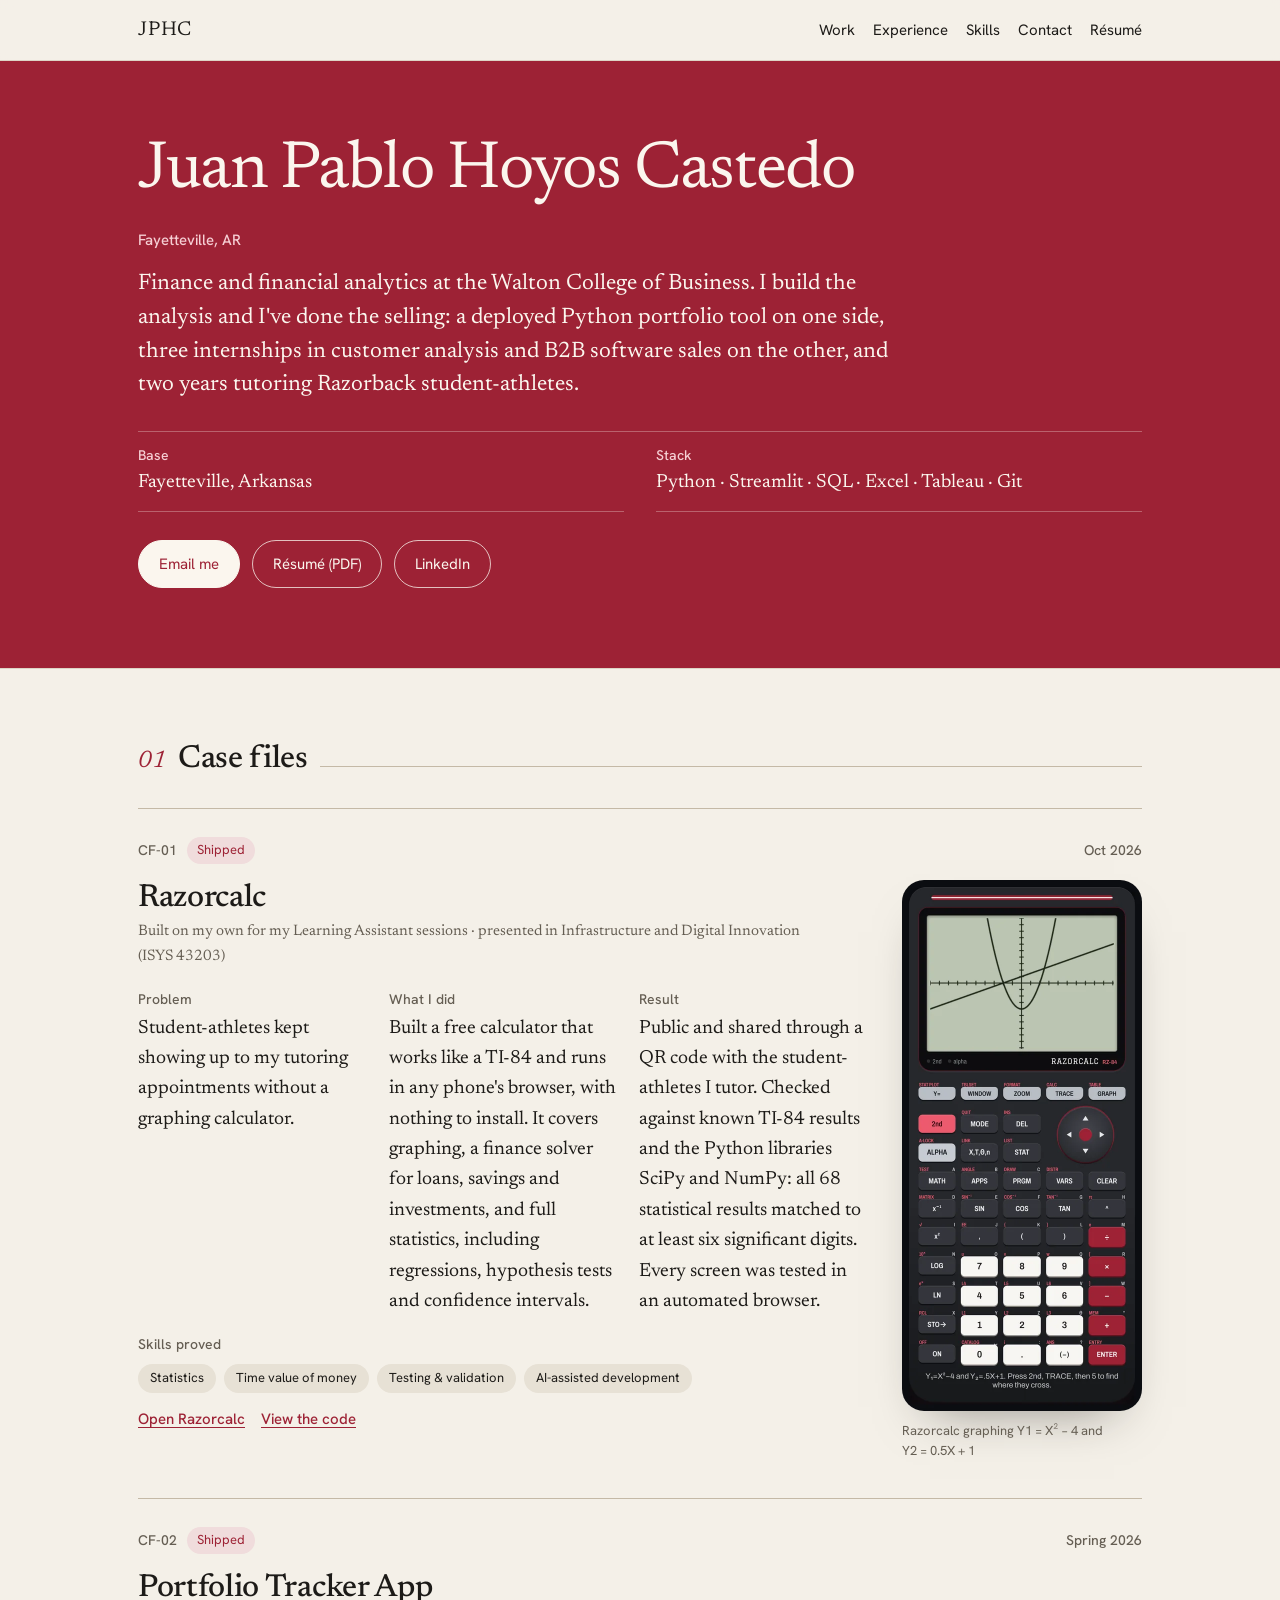
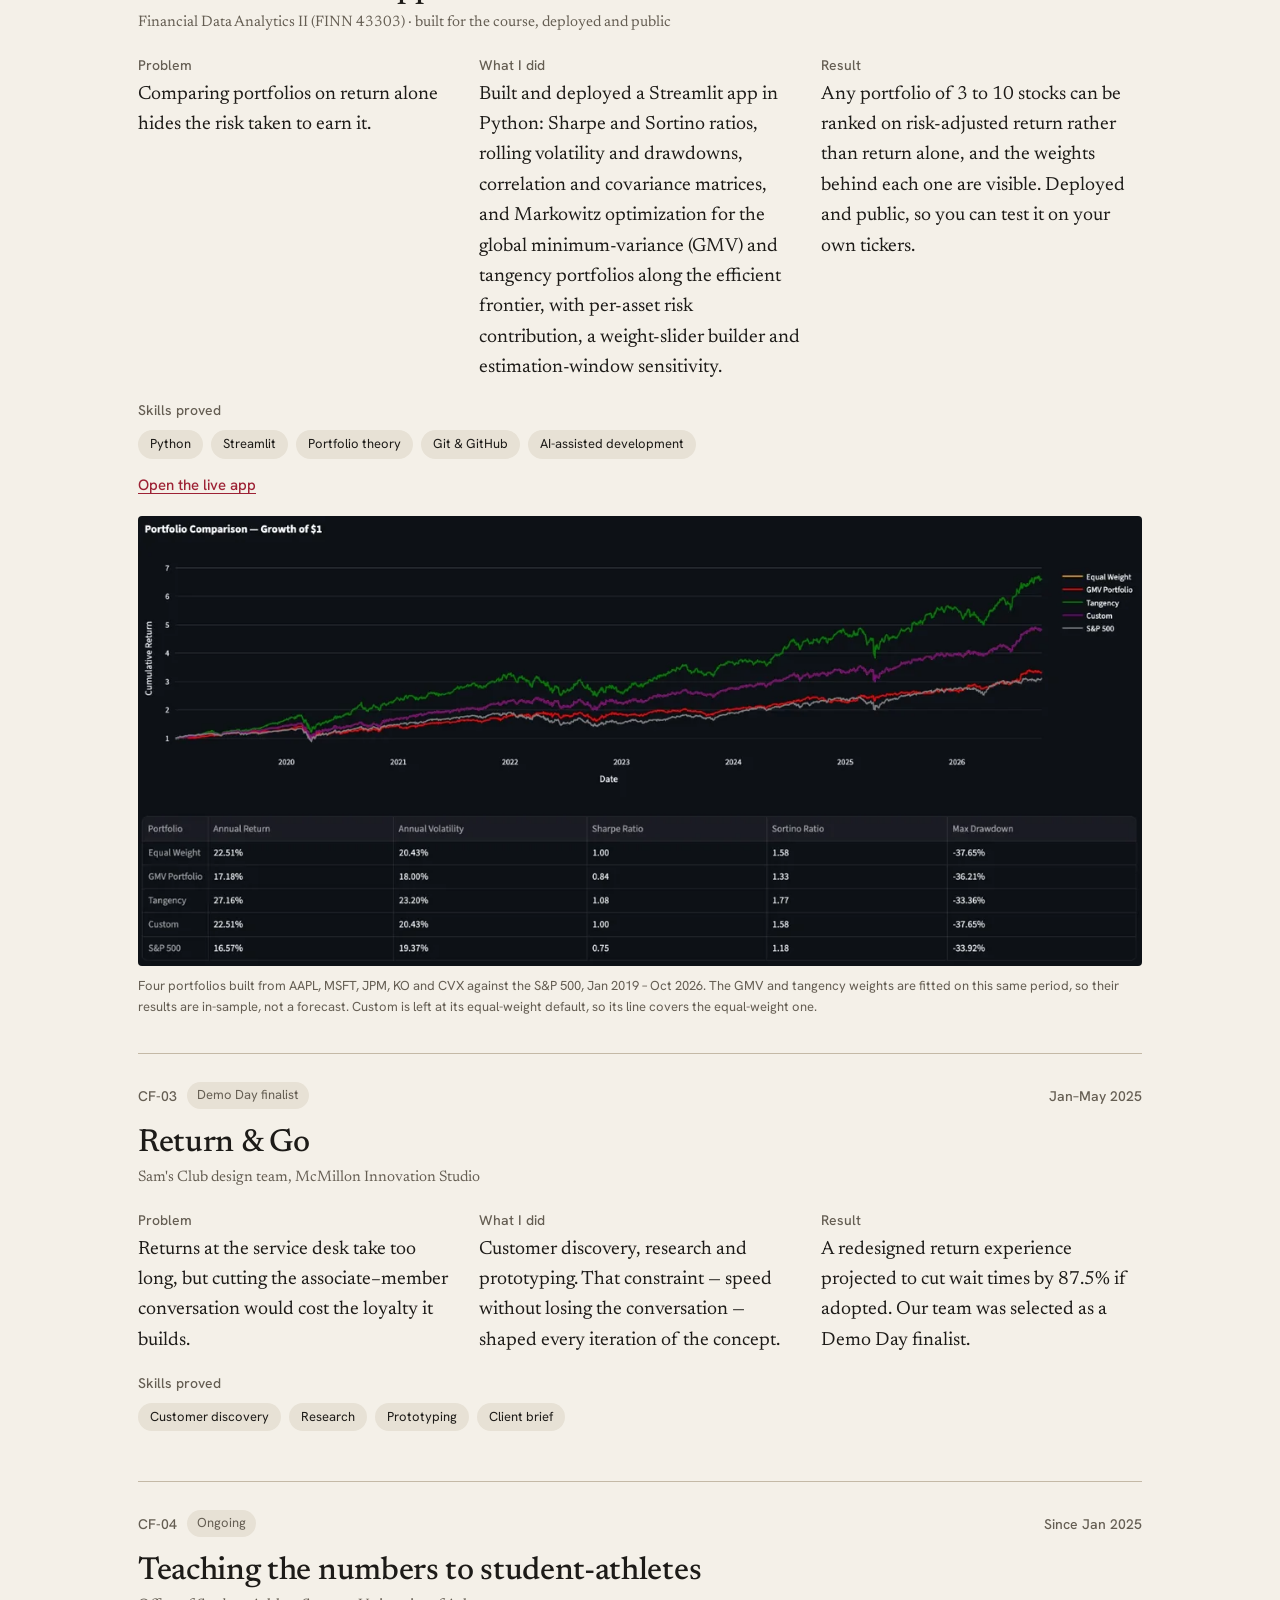
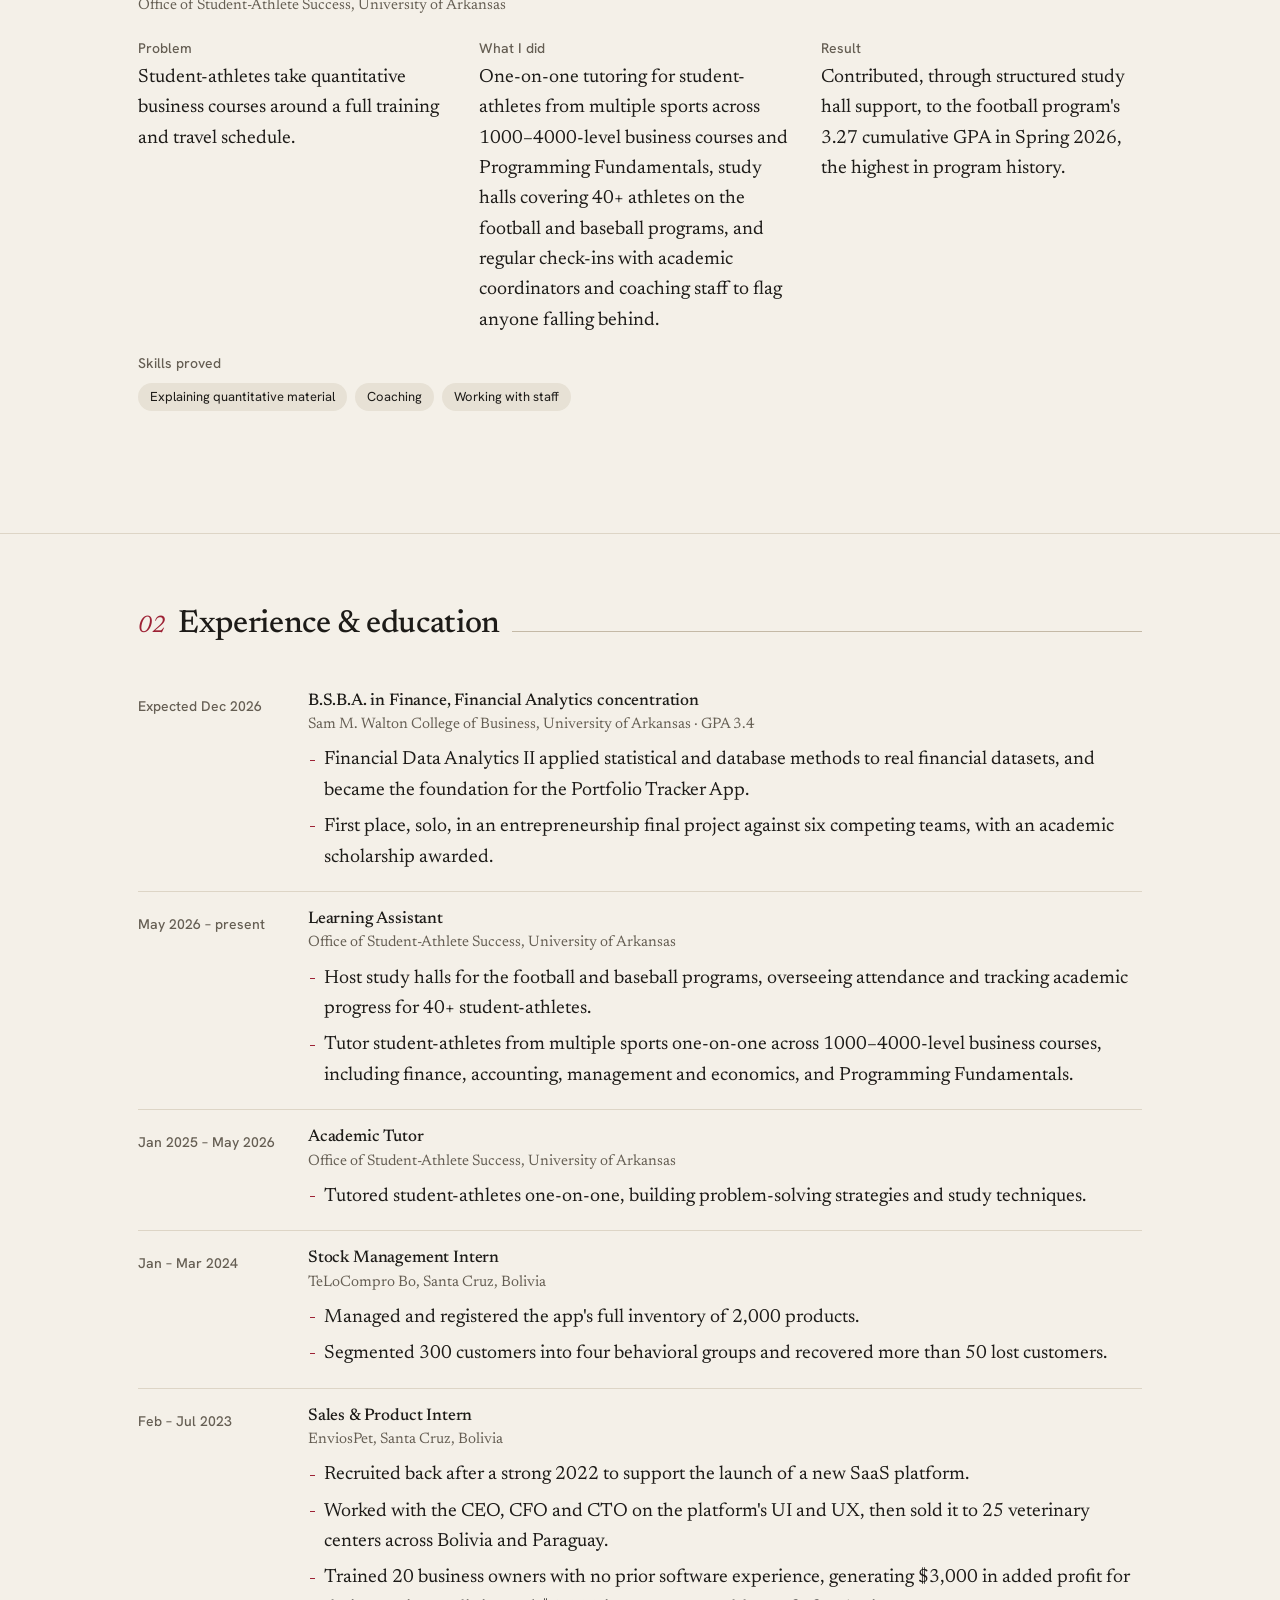
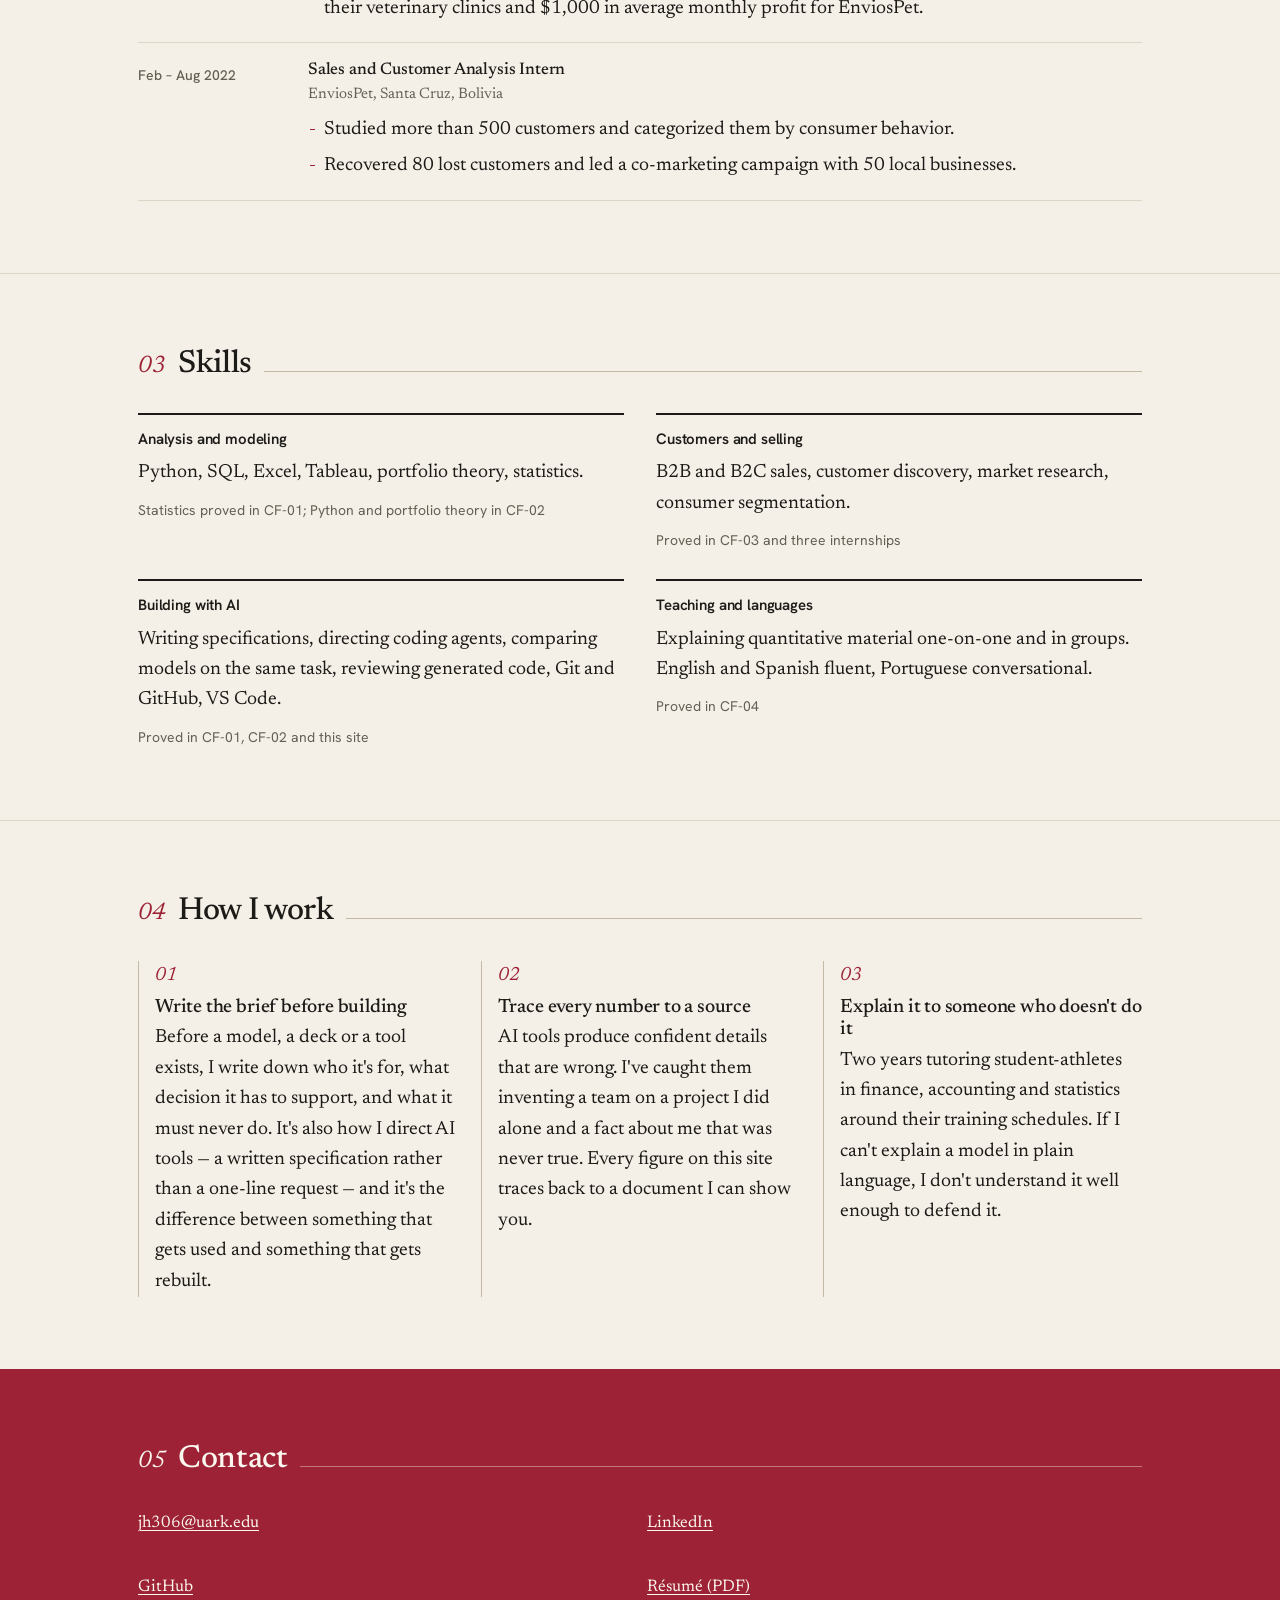
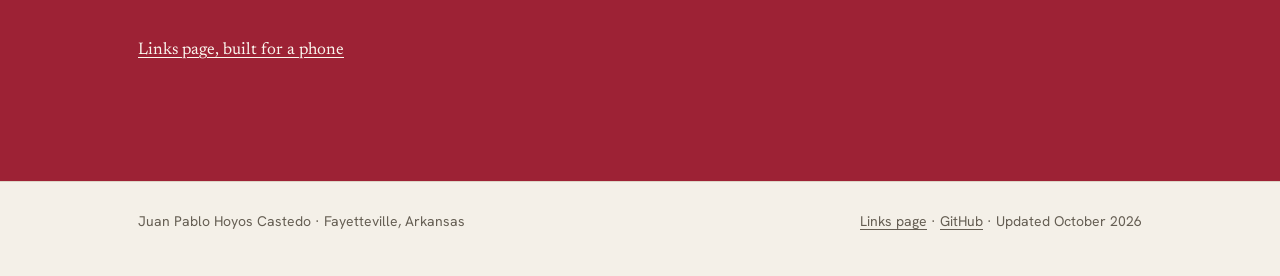
<file: index.html>
<!doctype html>
<html lang="en">
<head>
<meta charset="utf-8">
<meta name="viewport" content="width=device-width, initial-scale=1">
<title>Juan Pablo Hoyos Castedo — Walton College of Business</title>
<meta name="description" content="Juan Pablo Hoyos Castedo — finance and financial analytics at the University of Arkansas Walton College of Business. Python portfolio analytics, customer research across three internships, and tutoring for Razorback student-athletes.">
<link rel="canonical" href="https://juanpablohoyosc.github.io/">
<meta name="theme-color" content="#f4f0e8">
<meta property="og:type" content="profile">
<meta property="og:title" content="Juan Pablo Hoyos Castedo">
<meta property="og:description" content="Python portfolio analytics, customer research, and teaching quantitative material.">
<meta property="og:url" content="https://juanpablohoyosc.github.io/">
<meta property="og:image" content="https://juanpablohoyosc.github.io/assets/img/og-image.png">
<meta name="twitter:card" content="summary_large_image">
<link rel="icon" href="assets/img/favicon.svg" type="image/svg+xml">
<link rel="stylesheet" href="assets/css/styles.css">
<script type="application/ld+json">
{
  "@context": "https://schema.org",
  "@type": "Person",
  "name": "Juan Pablo Hoyos Castedo",
  "url": "https://juanpablohoyosc.github.io/",
  "email": "mailto:jh306@uark.edu",
  "jobTitle": "Finance and financial analytics student",
  "description": "Finance and financial analytics at the University of Arkansas Walton College of Business. Builds Python portfolio analytics tools, has analyzed and sold to customers across three internships in Bolivia, and tutors Razorback student-athletes in quantitative business courses.",
  "homeLocation": { "@type": "Place", "name": "Fayetteville, Arkansas" },
  "alumniOf": {
    "@type": "CollegeOrUniversity",
    "name": "Sam M. Walton College of Business, University of Arkansas"
  },
  "knowsLanguage": ["English", "Spanish", "Portuguese"],
  "knowsAbout": ["Financial analysis", "Portfolio theory", "Python", "SQL", "Data analytics", "Customer segmentation", "Tableau"],
  "sameAs": [
    "https://www.linkedin.com/in/juan-pablo-hoyos-850846247",
    "https://github.com/Juanpablohoyosc"
  ]
}
</script>
</head>
<body>

<a class="skip" href="#main">Skip to content</a>

<header class="topbar">
  <div class="wrap">
    <a class="brand" href="#top" id="top">JPHC</a>
    <nav class="topnav" aria-label="Sections">
      <a href="#work">Work</a>
      <a href="#experience">Experience</a>
      <a href="#skills">Skills</a>
      <a href="#contact">Contact</a>
      <a class="topnav__cta" href="assets/files/Juan-Pablo-Hoyos-Castedo-Resume.pdf">Résumé</a>
    </nav>
  </div>
</header>

<main id="main">

  <section class="hero">
    <div class="wrap">
      <h1>Juan Pablo Hoyos Castedo</h1>
      <p class="hero-status mono">Fayetteville, AR</p>
      <p class="lede">Finance and financial analytics at the Walton College of Business. I build the analysis and I've done the selling: a deployed Python portfolio tool on one side, three internships in customer analysis and B2B software sales on the other, and two years tutoring Razorback student-athletes.</p>

      <dl class="spec">
        <div>
          <dt>Base</dt>
          <dd>Fayetteville, Arkansas</dd>
        </div>
        <div>
          <dt>Stack</dt>
          <dd>Python · Streamlit · SQL · Excel · Tableau · Git</dd>
        </div>
      </dl>

      <div class="cta">
        <a class="btn btn--primary" href="mailto:jh306@uark.edu?subject=Hello%20Juan%20Pablo">Email me</a>
        <a class="btn" href="assets/files/Juan-Pablo-Hoyos-Castedo-Resume.pdf">Résumé (PDF)</a>
        <a class="btn" href="https://www.linkedin.com/in/juan-pablo-hoyos-850846247">LinkedIn</a>
      </div>
    </div>
  </section>

  <section id="work">
    <div class="wrap">
      <div class="section-head">
        <span class="mono">01</span>
        <h2>Case files</h2>
        <span class="rule"></span>
      </div>

      <article class="case case--media">
        <div class="case-top">
          <span class="case-id">CF-01</span>
          <span class="chip chip--live">Shipped</span>
          <span class="case-when">Oct 2026</span>
        </div>
        <div class="case-media">
          <div>
            <h3>Razorcalc</h3>
            <p class="org">Built on my own for my Learning Assistant sessions · presented in Infrastructure and Digital Innovation (ISYS&nbsp;43203)</p>
            <dl class="qa">
              <div>
                <dt>Problem</dt>
                <dd>Student-athletes kept showing up to my tutoring appointments without a graphing calculator.</dd>
              </div>
              <div>
                <dt>What I did</dt>
                <dd>Built a free calculator that works like a <span class="nowrap">TI-84</span> and runs in any phone's browser, with nothing to install. It covers graphing, a finance solver for loans, savings and investments, and full statistics, including regressions, hypothesis tests and confidence intervals.</dd>
              </div>
              <div>
                <dt>Result</dt>
                <dd>Public and shared through a QR&nbsp;code with the student-athletes I tutor. Checked against known <span class="nowrap">TI-84</span> results and the Python libraries SciPy and NumPy: all 68 statistical results matched to at least six significant digits. Every screen was tested in an automated browser.</dd>
              </div>
            </dl>
            <p class="tags-label">Skills proved</p>
            <ul class="tags">
              <li class="tag">Statistics</li>
              <li class="tag">Time value of money</li>
              <li class="tag">Testing &amp; validation</li>
              <li class="tag">AI-assisted development</li>
            </ul>
            <p class="evidence"><a href="https://juanpablohoyosc.github.io/Razorcalc/">Open Razorcalc</a><a href="https://github.com/Juanpablohoyosc/Razorcalc">View the code</a></p>
          </div>
          <figure class="shot shot--phone">
            <img src="assets/img/razorcalc.webp" width="480" height="1062" loading="lazy" alt="Razorcalc on its graph screen, plotting the parabola Y1 = X² &minus; 4 and the line Y2 = 0.5X + 1 crossing twice, above a TI-84 style keypad.">
            <figcaption>Razorcalc graphing Y1&nbsp;=&nbsp;X²&nbsp;&minus;&nbsp;4 and Y2&nbsp;=&nbsp;0.5X&nbsp;+&nbsp;1</figcaption>
          </figure>
        </div>
      </article>

      <article class="case">
        <div class="case-top">
          <span class="case-id">CF-02</span>
          <span class="chip chip--live">Shipped</span>
          <span class="case-when">Spring 2026</span>
        </div>
        <h3>Portfolio Tracker App</h3>
        <p class="org">Financial Data Analytics II (FINN&nbsp;43303) · built for the course, deployed and public</p>
        <dl class="qa">
          <div>
            <dt>Problem</dt>
            <dd>Comparing portfolios on return alone hides the risk taken to earn it.</dd>
          </div>
          <div>
            <dt>What I did</dt>
            <dd>Built and deployed a Streamlit app in Python: Sharpe and Sortino ratios, rolling volatility and drawdowns, correlation and covariance matrices, and Markowitz optimization for the global minimum-variance (GMV) and tangency portfolios along the efficient frontier, with per-asset risk contribution, a weight-slider builder and estimation-window sensitivity.</dd>
          </div>
          <div>
            <dt>Result</dt>
            <dd>Any portfolio of 3 to 10 stocks can be ranked on risk-adjusted return rather than return alone, and the weights behind each one are visible. Deployed and public, so you can test it on your own tickers.</dd>
          </div>
        </dl>
        <p class="tags-label">Skills proved</p>
        <ul class="tags">
          <li class="tag">Python</li>
          <li class="tag">Streamlit</li>
          <li class="tag">Portfolio theory</li>
          <li class="tag">Git &amp; GitHub</li>
          <li class="tag">AI-assisted development</li>
        </ul>
        <p class="evidence"><a href="https://juanpablohoyosc-portfolio-app.streamlit.app/">Open the live app</a></p>
        <figure class="shot shot--end">
          <a href="assets/img/portfolio-comparison.webp"><img src="assets/img/portfolio-comparison.webp" width="1200" height="538" loading="lazy" alt="Portfolio comparison from the Portfolio Tracker App: growth of $1 from 2019 to 2026 for the tangency, minimum-variance (GMV), equal-weight and custom portfolios against the S&amp;P 500, above a table of annual return, volatility, Sharpe ratio, Sortino ratio and maximum drawdown for each. The tangency portfolio has the highest Sharpe ratio, 1.08, against 1.00 for equal weight, 0.84 for GMV and 0.75 for the S&amp;P 500."></a>
          <figcaption>Four portfolios built from AAPL, MSFT, JPM, KO and CVX against the S&amp;P&nbsp;500, Jan&nbsp;2019&nbsp;– Oct&nbsp;2026. The GMV and tangency weights are fitted on this same period, so their results are in-sample, not a forecast. Custom is left at its equal-weight default, so its line covers the equal-weight one.</figcaption>
        </figure>
      </article>

      <article class="case">
        <div class="case-top">
          <span class="case-id">CF-03</span>
          <span class="chip">Demo Day finalist</span>
          <span class="case-when">Jan–May 2025</span>
        </div>
        <h3>Return &amp; Go</h3>
        <p class="org">Sam's Club design team, McMillon Innovation Studio</p>
        <dl class="qa">
          <div>
            <dt>Problem</dt>
            <dd>Returns at the service desk take too long, but cutting the associate–member conversation would cost the loyalty it builds.</dd>
          </div>
          <div>
            <dt>What I did</dt>
            <dd>Customer discovery, research and prototyping. That constraint — speed without losing the conversation — shaped every iteration of the concept.</dd>
          </div>
          <div>
            <dt>Result</dt>
            <dd>A redesigned return experience projected to cut wait times by 87.5% if adopted. Our team was selected as a Demo Day finalist.</dd>
          </div>
        </dl>
        <p class="tags-label">Skills proved</p>
        <ul class="tags">
          <li class="tag">Customer discovery</li>
          <li class="tag">Research</li>
          <li class="tag">Prototyping</li>
          <li class="tag">Client brief</li>
        </ul>
      </article>

      <article class="case">
        <div class="case-top">
          <span class="case-id">CF-04</span>
          <span class="chip">Ongoing</span>
          <span class="case-when">Since Jan 2025</span>
        </div>
        <h3>Teaching the numbers to student-athletes</h3>
        <p class="org">Office of Student-Athlete Success, University of Arkansas</p>
        <dl class="qa">
          <div>
            <dt>Problem</dt>
            <dd>Student-athletes take quantitative business courses around a full training and travel schedule.</dd>
          </div>
          <div>
            <dt>What I did</dt>
            <dd>One-on-one tutoring for student-athletes from multiple sports across 1000–4000-level business courses and Programming Fundamentals, study halls covering 40+ athletes on the football and baseball programs, and regular check-ins with academic coordinators and coaching staff to flag anyone falling behind.</dd>
          </div>
          <div>
            <dt>Result</dt>
            <dd>Contributed, through structured study hall support, to the football program's 3.27 cumulative GPA in Spring 2026, the highest in program history.</dd>
          </div>
        </dl>
        <p class="tags-label">Skills proved</p>
        <ul class="tags">
          <li class="tag">Explaining quantitative material</li>
          <li class="tag">Coaching</li>
          <li class="tag">Working with staff</li>
        </ul>
      </article>

    </div>
  </section>

  <section id="experience">
    <div class="wrap">
      <div class="section-head">
        <span class="mono">02</span>
        <h2>Experience &amp; education</h2>
        <span class="rule"></span>
      </div>

      <div class="job">
        <p class="when">Expected Dec 2026</p>
        <div>
          <h3>B.S.B.A. in Finance, Financial Analytics concentration</h3>
          <p class="org">Sam M. Walton College of Business, University of Arkansas · GPA 3.4</p>
          <ul>
            <li>Financial Data Analytics II applied statistical and database methods to real financial datasets, and became the foundation for the Portfolio Tracker App.</li>
            <li>First place, solo, in an entrepreneurship final project against six competing teams, with an academic scholarship awarded.</li>
          </ul>
        </div>
      </div>
      <div class="job">
        <p class="when">May 2026 – present</p>
        <div>
          <h3>Learning Assistant</h3>
          <p class="org">Office of Student-Athlete Success, University of Arkansas</p>
          <ul>
            <li>Host study halls for the football and baseball programs, overseeing attendance and tracking academic progress for 40+ student-athletes.</li>
            <li>Tutor student-athletes from multiple sports one-on-one across 1000–4000-level business courses, including finance, accounting, management and economics, and Programming Fundamentals.</li>
          </ul>
        </div>
      </div>

      <div class="job">
        <p class="when">Jan 2025 – May 2026</p>
        <div>
          <h3>Academic Tutor</h3>
          <p class="org">Office of Student-Athlete Success, University of Arkansas</p>
          <ul>
            <li>Tutored student-athletes one-on-one, building problem-solving strategies and study techniques.</li>
          </ul>
        </div>
      </div>

      <div class="job">
        <p class="when">Jan – Mar 2024</p>
        <div>
          <h3>Stock Management Intern</h3>
          <p class="org">TeLoCompro Bo, Santa Cruz, Bolivia</p>
          <ul>
            <li>Managed and registered the app's full inventory of 2,000 products.</li>
            <li>Segmented 300 customers into four behavioral groups and recovered more than 50 lost customers.</li>
          </ul>
        </div>
      </div>

      <div class="job">
        <p class="when">Feb – Jul 2023</p>
        <div>
          <h3>Sales &amp; Product Intern</h3>
          <p class="org">EnviosPet, Santa Cruz, Bolivia</p>
          <ul>
            <li>Recruited back after a strong 2022 to support the launch of a new SaaS platform.</li>
            <li>Worked with the CEO, CFO and CTO on the platform's UI and UX, then sold it to 25 veterinary centers across Bolivia and Paraguay.</li>
            <li>Trained 20 business owners with no prior software experience, generating $3,000 in added profit for their veterinary clinics and $1,000 in average monthly profit for EnviosPet.</li>
          </ul>
        </div>
      </div>

      <div class="job">
        <p class="when">Feb – Aug 2022</p>
        <div>
          <h3>Sales and Customer Analysis Intern</h3>
          <p class="org">EnviosPet, Santa Cruz, Bolivia</p>
          <ul>
            <li>Studied more than 500 customers and categorized them by consumer behavior.</li>
            <li>Recovered 80 lost customers and led a co-marketing campaign with 50 local businesses.</li>
          </ul>
        </div>
      </div>

    </div>
  </section>

  <section id="skills">
    <div class="wrap">
      <div class="section-head">
        <span class="mono">03</span>
        <h2>Skills</h2>
        <span class="rule"></span>
      </div>

      <div class="skills">
        <div class="skillgroup">
          <h3>Analysis and modeling</h3>
          <p>Python, SQL, Excel, Tableau, portfolio theory, statistics.</p>
          <p class="proof">Statistics proved in <span class="nowrap">CF-01</span>; Python and portfolio theory in <span class="nowrap">CF-02</span></p>
        </div>
        <div class="skillgroup">
          <h3>Customers and selling</h3>
          <p>B2B and B2C sales, customer discovery, market research, consumer segmentation.</p>
          <p class="proof">Proved in <span class="nowrap">CF-03</span> and three internships</p>
        </div>
        <div class="skillgroup">
          <h3>Building with AI</h3>
          <p>Writing specifications, directing coding agents, comparing models on the same task, reviewing generated code, Git and GitHub, VS Code.</p>
          <p class="proof">Proved in <span class="nowrap">CF-01</span>, <span class="nowrap">CF-02</span> and this site</p>
        </div>
        <div class="skillgroup">
          <h3>Teaching and languages</h3>
          <p>Explaining quantitative material one-on-one and in groups. English and Spanish fluent, Portuguese conversational.</p>
          <p class="proof">Proved in <span class="nowrap">CF-04</span></p>
        </div>
      </div>
    </div>
  </section>

  <section id="how">
    <div class="wrap">
      <div class="section-head">
        <span class="mono">04</span>
        <h2>How I work</h2>
        <span class="rule"></span>
      </div>

      <div class="steps">
        <div class="step">
          <span class="mono">01</span>
          <h3>Write the brief before building</h3>
          <p>Before a model, a deck or a tool exists, I write down who it's for, what decision it has to support, and what it must never do. It's also how I direct AI tools — a written specification rather than a one-line request — and it's the difference between something that gets used and something that gets rebuilt.</p>
        </div>
        <div class="step">
          <span class="mono">02</span>
          <h3>Trace every number to a source</h3>
          <p>AI tools produce confident details that are wrong. I've caught them inventing a team on a project I did alone and a fact about me that was never true. Every figure on this site traces back to a document I can show you.</p>
        </div>
        <div class="step">
          <span class="mono">03</span>
          <h3>Explain it to someone who doesn't do it</h3>
          <p>Two years tutoring student-athletes in finance, accounting and statistics around their training schedules. If I can't explain a model in plain language, I don't understand it well enough to defend it.</p>
        </div>
      </div>
    </div>
  </section>

  <section id="contact">
    <div class="wrap">
      <div class="section-head">
        <span class="mono">05</span>
        <h2>Contact</h2>
        <span class="rule"></span>
      </div>

      <div class="contact-grid">
        <p><a href="mailto:jh306@uark.edu?subject=Hello%20Juan%20Pablo">jh306@uark.edu</a></p>
        <p><a href="https://www.linkedin.com/in/juan-pablo-hoyos-850846247">LinkedIn</a></p>
        <p><a href="https://github.com/Juanpablohoyosc">GitHub</a></p>
        <p><a href="assets/files/Juan-Pablo-Hoyos-Castedo-Resume.pdf">Résumé (PDF)</a></p>
        <p><a href="links/">Links page, built for a phone</a></p>
      </div>
    </div>
  </section>

</main>

<footer>
  <div class="wrap">
    <span>Juan Pablo Hoyos Castedo · Fayetteville, Arkansas</span>
    <span><a href="links/">Links page</a> · <a href="https://github.com/Juanpablohoyosc">GitHub</a> · Updated October 2026</span>
  </div>
</footer>

</body>
</html>
</file>
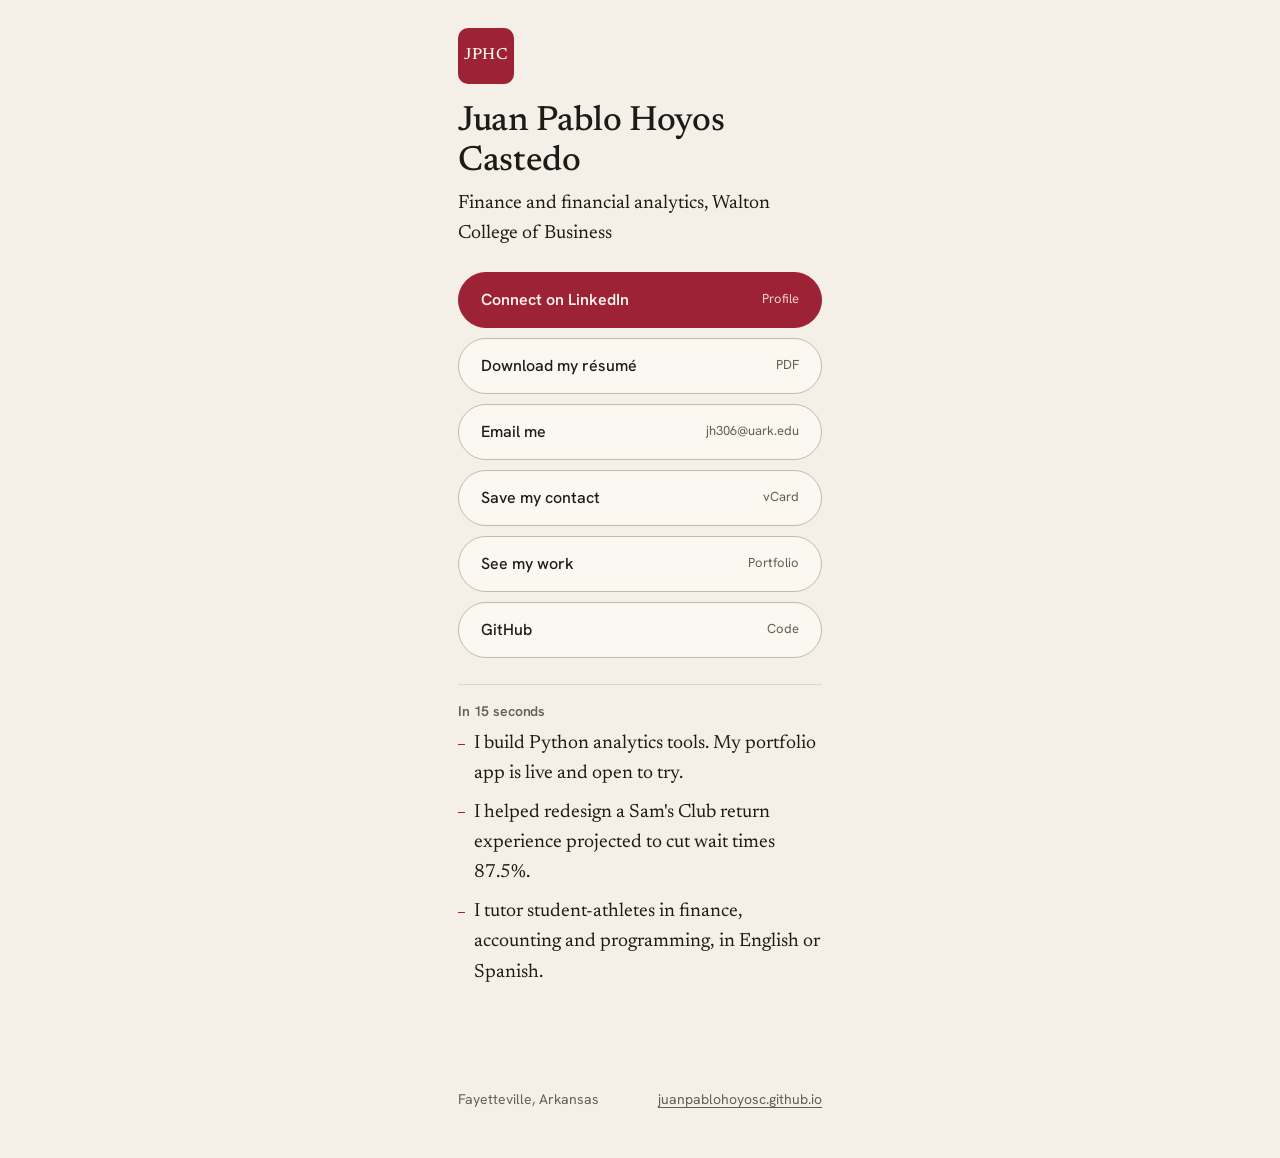
<file: links/index.html>
<!doctype html>
<html lang="en">
<head>
<meta charset="utf-8">
<meta name="viewport" content="width=device-width, initial-scale=1">
<title>Juan Pablo Hoyos Castedo — links</title>
<meta name="description" content="Juan Pablo Hoyos Castedo: LinkedIn, résumé, email and contact card in one place. Finance and financial analytics, University of Arkansas.">
<link rel="canonical" href="https://juanpablohoyosc.github.io/links/">
<meta name="theme-color" content="#f4f0e8">
<meta property="og:type" content="profile">
<meta property="og:title" content="Juan Pablo Hoyos Castedo — links">
<meta property="og:description" content="LinkedIn, résumé, email and contact card.">
<meta property="og:url" content="https://juanpablohoyosc.github.io/links/">
<meta property="og:image" content="https://juanpablohoyosc.github.io/assets/img/og-image.png">
<meta name="twitter:card" content="summary_large_image">
<link rel="icon" href="../assets/img/favicon.svg" type="image/svg+xml">
<link rel="stylesheet" href="../assets/css/styles.css">
<link rel="stylesheet" href="../assets/css/links.css">
</head>
<body>

<main class="card">

  <span class="mark" aria-hidden="true">JPHC</span>

  <h1>Juan Pablo Hoyos Castedo</h1>
  <p class="role">Finance and financial analytics, Walton College of Business</p>

  <nav class="links" aria-label="Ways to reach me">
    <a class="link link--primary" href="https://www.linkedin.com/in/juan-pablo-hoyos-850846247">
      Connect on LinkedIn <span class="hint">Profile</span>
    </a>
    <a class="link" href="../assets/files/Juan-Pablo-Hoyos-Castedo-Resume.pdf">
      Download my résumé <span class="hint">PDF</span>
    </a>
    <a class="link" href="mailto:jh306@uark.edu?subject=Nice%20to%20meet%20you%2C%20Juan%20Pablo">
      Email me <span class="hint">jh306@uark.edu</span>
    </a>
    <a class="link" href="../assets/files/juan-pablo-hoyos-castedo.vcf">
      Save my contact <span class="hint">vCard</span>
    </a>
    <a class="link" href="../">
      See my work <span class="hint">Portfolio</span>
    </a>
    <a class="link" href="https://github.com/Juanpablohoyosc">
      GitHub <span class="hint">Code</span>
    </a>
  </nav>

  <section class="fifteen">
    <h2>In 15 seconds</h2>
    <ul>
      <li>I build Python analytics tools. My portfolio app is live and open to try.</li>
      <li>I helped redesign a Sam's Club return experience projected to cut wait times 87.5%.</li>
      <li>I tutor student-athletes in finance, accounting and programming, in English or Spanish.</li>
    </ul>
  </section>

  <footer>
    <div class="wrap">
      <span>Fayetteville, Arkansas</span>
      <span><a href="../">juanpablohoyosc.github.io</a></span>
    </div>
  </footer>

</main>

</body>
</html>
</file>
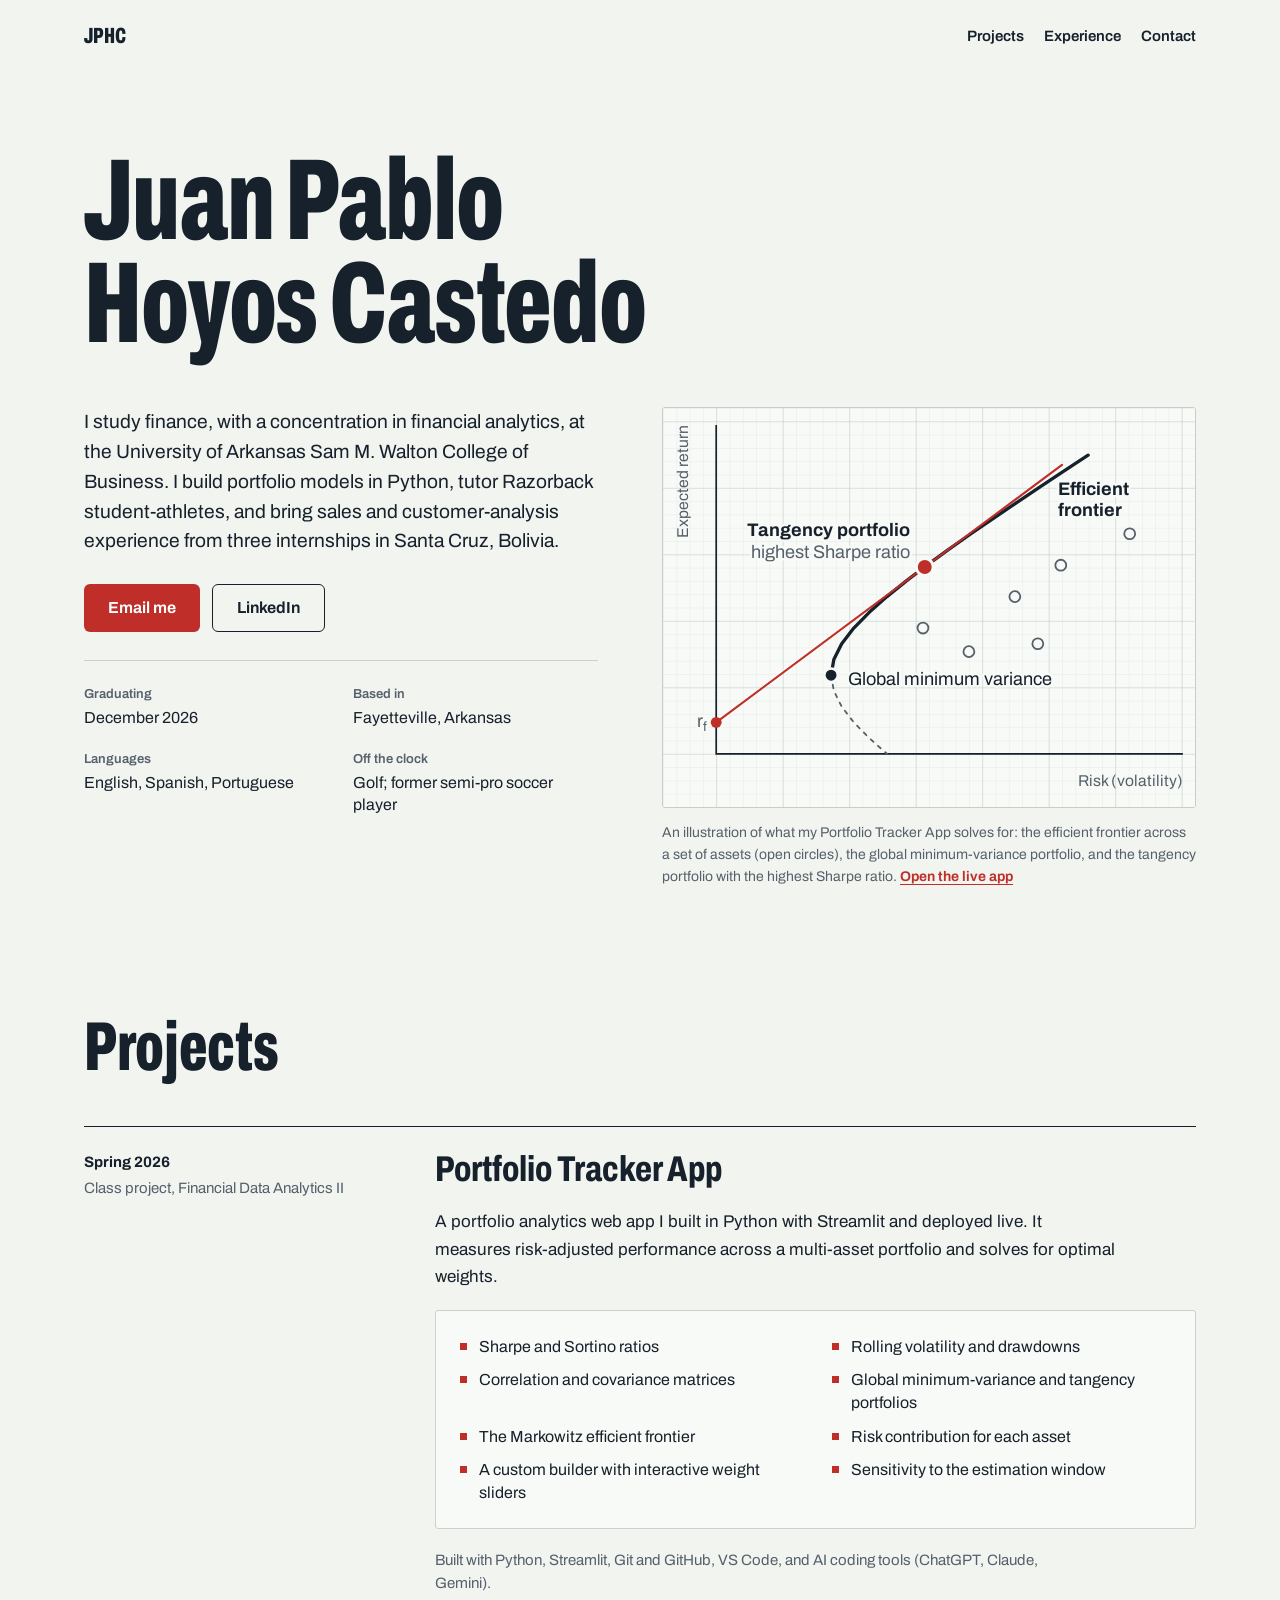
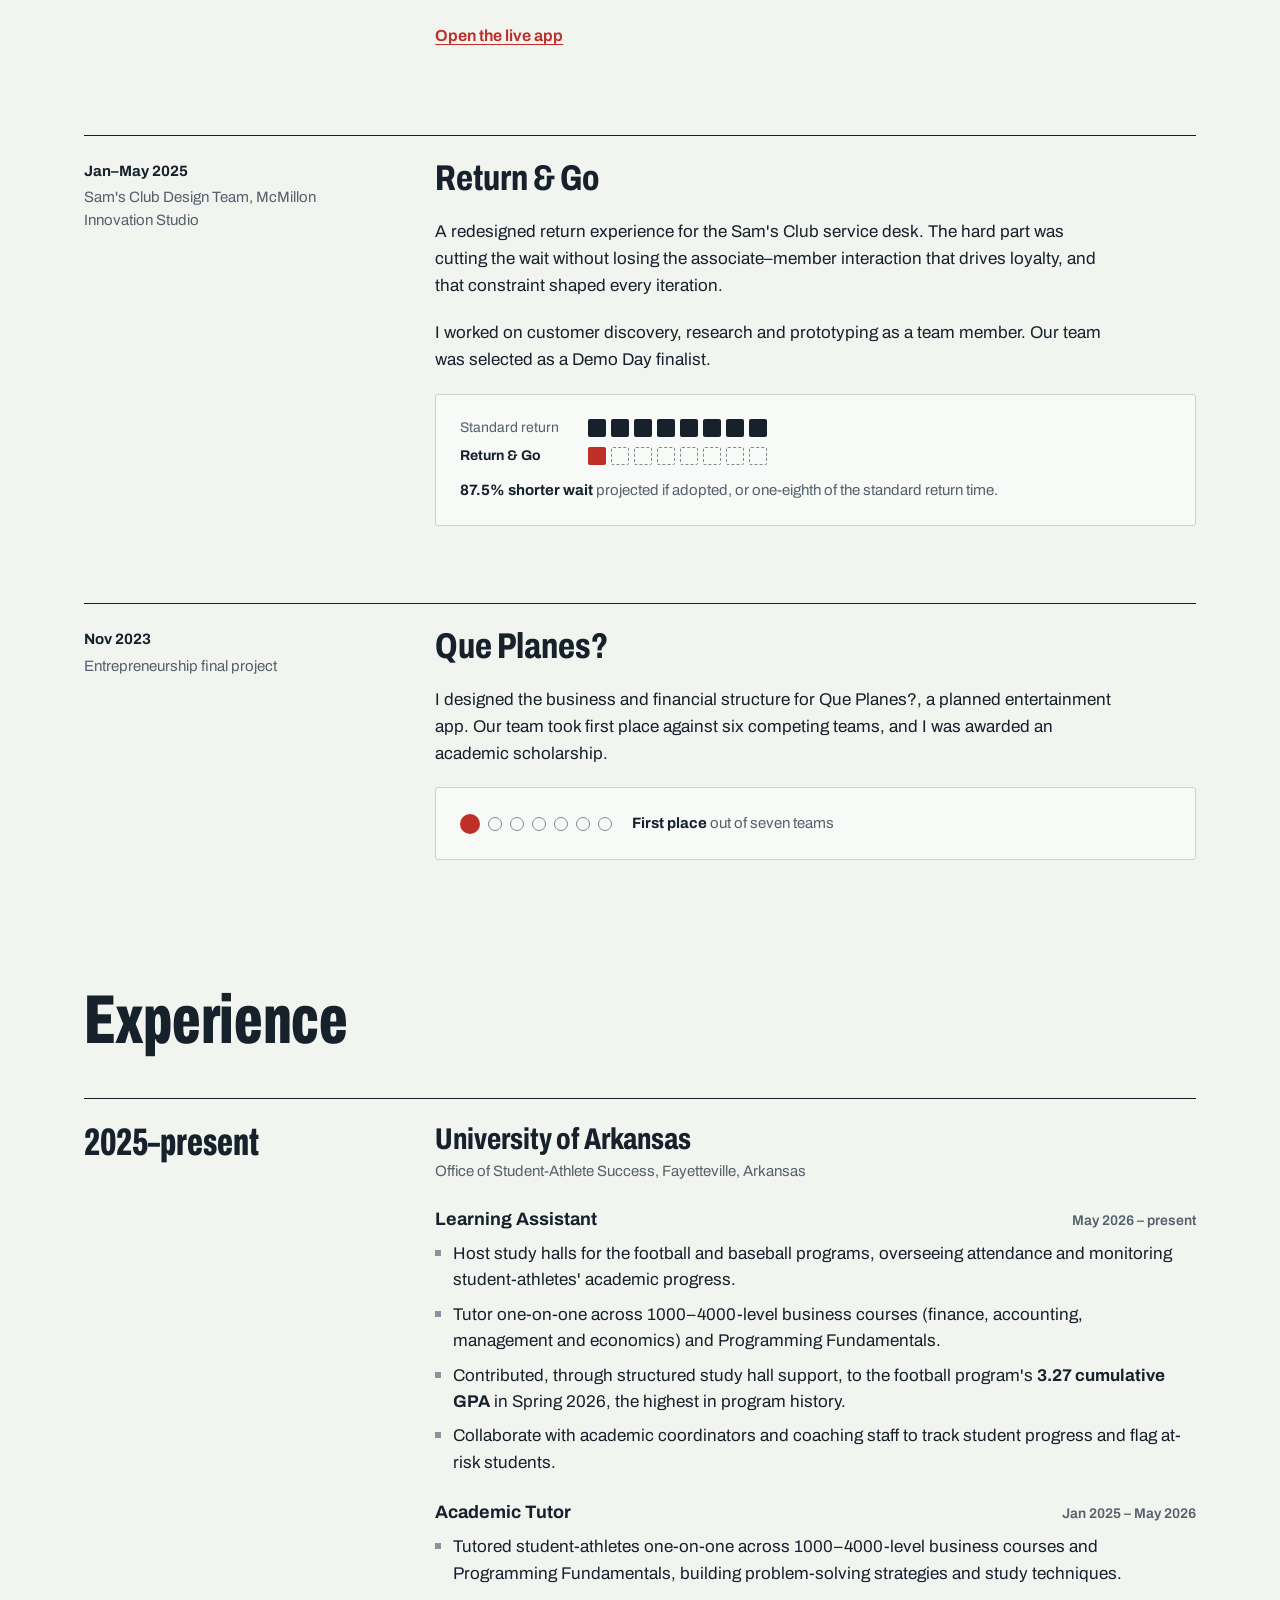
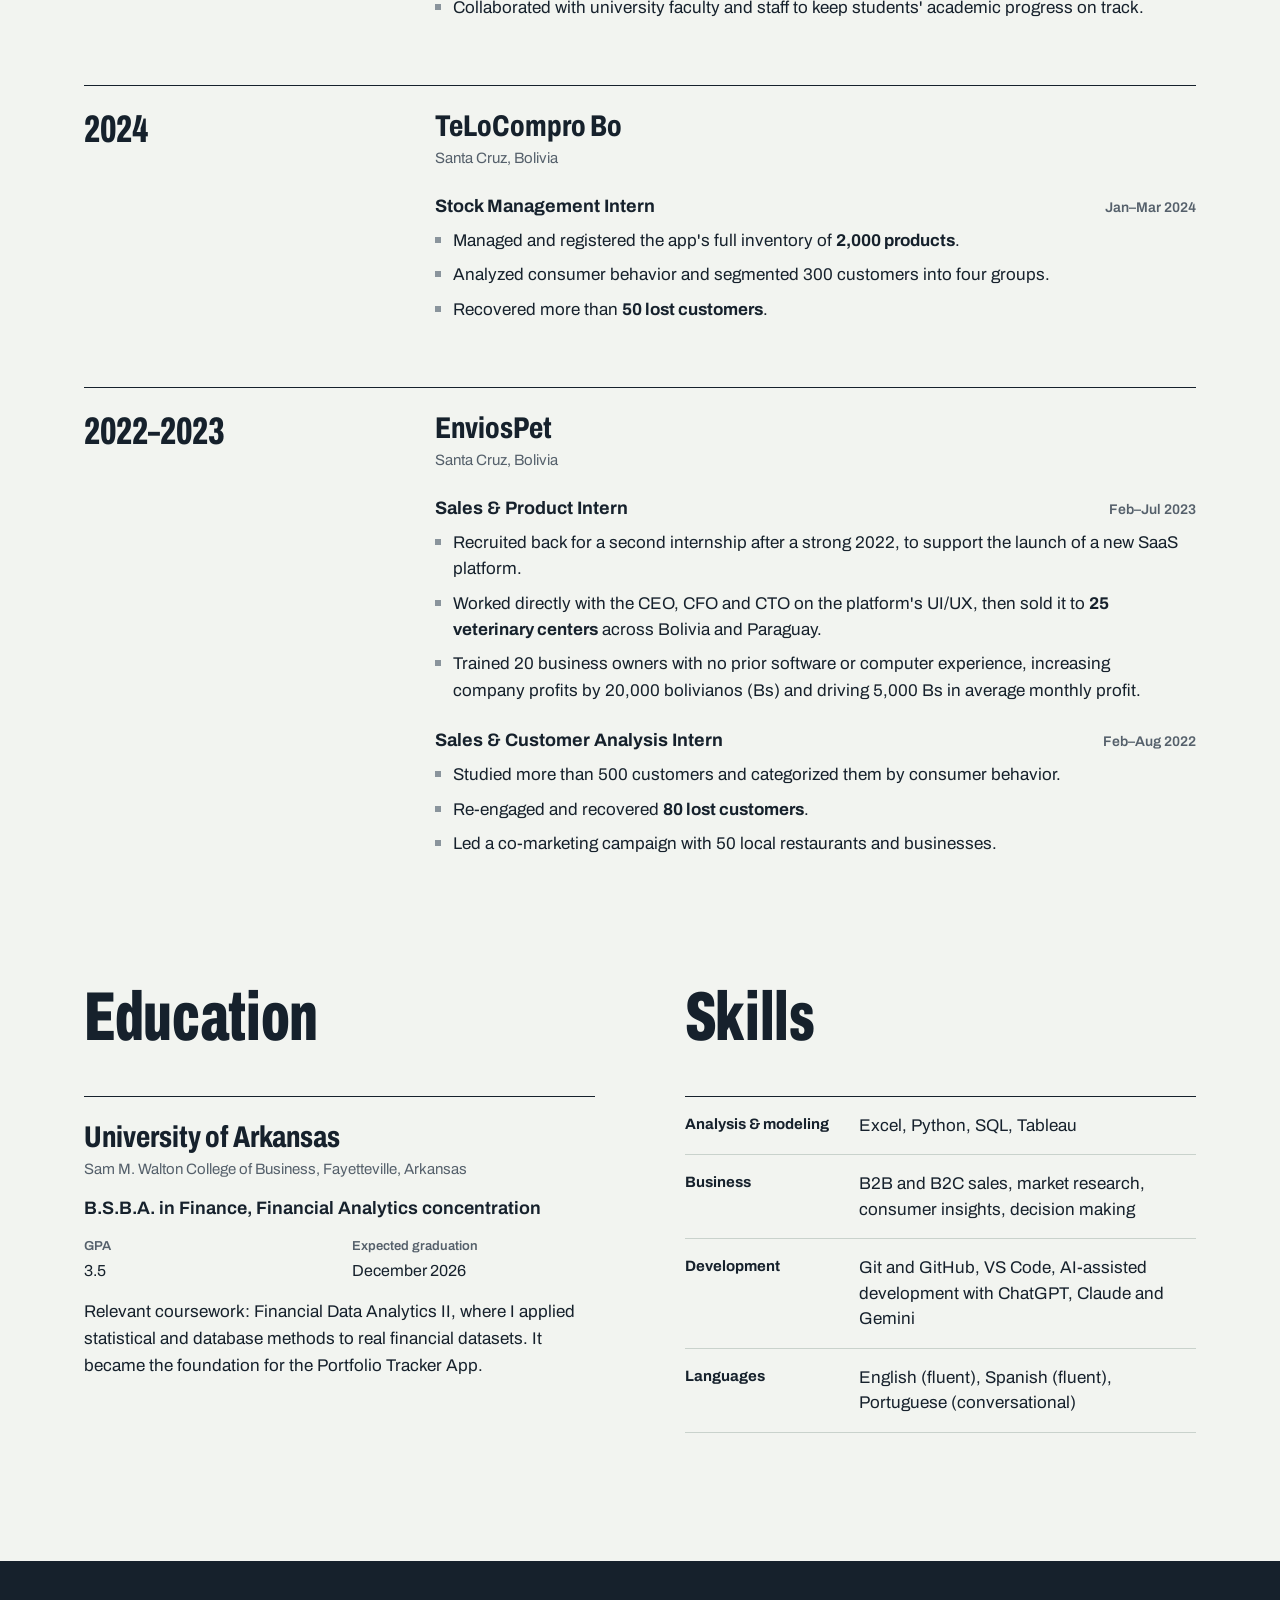
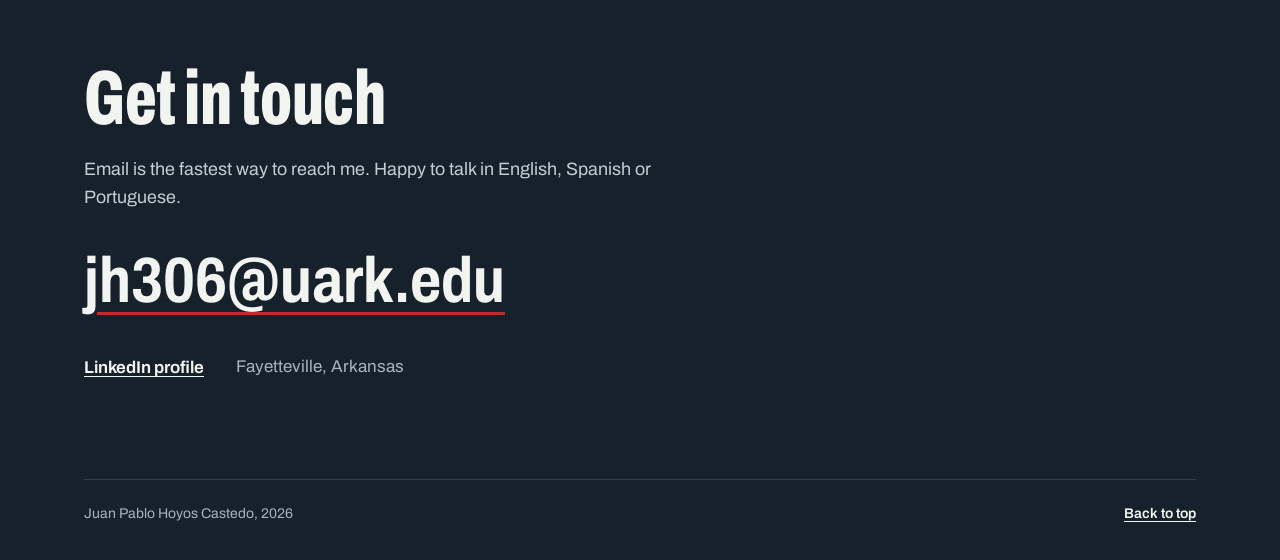
<file: process/01-baseline/index.html>
<!doctype html>
<html lang="en"><head><style>
    .sc-placeholder{background:color-mix(in srgb,currentColor 8%,transparent);
      border:1px solid color-mix(in srgb,currentColor 50%,transparent);
      border-radius:2px;box-sizing:border-box;overflow:hidden}
    @keyframes sc-shine{0%{background-position:100% 50%}100%{background-position:0% 50%}}
    html.sc-dc-streaming .sc-placeholder,
    html.sc-dc-streaming .sc-interp.sc-missing{position:relative;
      background:color-mix(in srgb,currentColor 5%,transparent);
      border-color:transparent}
    html.sc-dc-streaming .sc-placeholder::before,
    html.sc-dc-streaming .sc-interp.sc-missing::before{content:'';
      position:absolute;inset:0;pointer-events:none;
      background:linear-gradient(90deg,rgba(217,119,87,0) 25%,rgba(247,225,211,.95) 37%,rgba(217,119,87,0) 63%);
      background-size:400% 100%;animation:sc-shine 1.4s ease infinite}
    html.sc-dc-streaming .sc-placeholder:nth-child(n+9 of .sc-placeholder)::before,
    html.sc-dc-streaming .sc-interp.sc-missing:nth-child(n+9 of .sc-interp.sc-missing)::before{animation:none;
      background:color-mix(in srgb,currentColor 8%,transparent)}
    .sc-placeholder-error{padding:4px 8px;font:11px/1.4 ui-monospace,monospace;
      color:color-mix(in srgb,currentColor 70%,transparent);word-break:break-word}
    .sc-interp.sc-missing{display:inline-block;width:2em;height:1em;overflow:hidden;
      vertical-align:text-bottom;background:rgba(255,255,255,.3);border:1px solid rgba(0,0,0,.5);
      border-radius:2px;box-sizing:border-box;color:transparent;
      user-select:none}
    .sc-interp.sc-unresolved{font-family:ui-monospace,monospace;font-size:.85em;
      color:color-mix(in srgb,currentColor 50%,transparent);
      background:color-mix(in srgb,currentColor 10%,transparent);border-radius:3px;
      padding:0 3px}
    .sc-host.sc-has-error{position:relative}
    .sc-logic-error{position:absolute;top:8px;left:8px;z-index:2147483647;max-width:60ch;
      padding:6px 10px;background:#b00020;color:#fff;font:12px/1.4 ui-monospace,monospace;
      border-radius:4px;white-space:pre-wrap;pointer-events:none}
    /* Mirrors PRINT_BASELINE_CSS in apps/web deck-stage-export.ts — keep both
       in sync until dc-runtime regains a build step. */
    @media print {
      @page { margin: 0.5cm; }
      figure, table { break-inside: avoid; }
      #dc-root, #dc-root > .sc-host { height: auto; }
      *, *::before, *::after {
        print-color-adjust: exact; -webkit-print-color-adjust: exact;
        backdrop-filter: none !important; -webkit-backdrop-filter: none !important;
        animation-delay: -99s !important; animation-duration: .001s !important;
        animation-iteration-count: 1 !important; animation-fill-mode: both !important;
        animation-play-state: running !important; transition-duration: 0s !important;
      }
    }
  </style>
<meta charset="utf-8">
<meta name="viewport" content="width=device-width, initial-scale=1">
<meta name="robots" content="noindex">
<!-- Static snapshot of the Module 2 baseline (Claude, Sept 22 2026). Rendered from Main.dc.html; only these two meta tags were added. Original source: Main.dc.html in this folder. -->
<title>Juan Pablo Hoyos Castedo — Portfolio</title>
<style>x-dc{display:none!important}</style>
<link rel="stylesheet" href="https://fonts.googleapis.com/css2?family=Archivo:wdth,wght@62..125,100..900&amp;display=swap" data-dc-tpl="1"><style data-dc-tpl="2">
body{margin:0;background:#16212C}
a{color:inherit;text-underline-offset:0.18em;text-decoration-thickness:1px}
a:hover{text-decoration-thickness:2px}
a:focus-visible{outline:2px solid #16212C;outline-offset:3px;border-radius:3px}
footer a:focus-visible{outline-color:#F2F4F0}
</style></head>
<body>
<div id="dc-root"><div class="sc-host" data-sc-name="Main"><div data-dc-tpl="3" id="top" style="width: 100%; box-sizing: border-box; background: rgb(242, 244, 240); color: rgb(22, 33, 44); font-family: Archivo, &quot;Helvetica Neue&quot;, Helvetica, sans-serif; font-size: 17px; line-height: 1.6; font-stretch: 100%;"><header data-dc-tpl="4" style="max-width: 1240px; margin: 0px auto; padding: 14px clamp(20px, 5vw, 72px); box-sizing: border-box; display: flex; align-items: center; justify-content: space-between; flex-wrap: wrap; gap: 8px 16px;"><a data-dc-tpl="5" href="#top" aria-label="Juan Pablo Hoyos Castedo, back to top" style="display: inline-flex; align-items: center; min-height: 44px; font-size: 22px; line-height: 1; font-weight: 800; font-stretch: 62%; letter-spacing: 0.02em; color: rgb(22, 33, 44); text-decoration: none;">JPHC</a><nav data-dc-tpl="6" aria-label="Page sections" style="display: flex; flex-wrap: wrap; margin-right: -10px;"><a data-dc-tpl="7" href="#projects" style="display: inline-flex; align-items: center; min-height: 44px; padding: 0px 10px; font-size: 15px; line-height: 1; font-weight: 600; color: rgb(22, 33, 44); text-decoration: none;">Projects</a><a data-dc-tpl="8" href="#experience" style="display: inline-flex; align-items: center; min-height: 44px; padding: 0px 10px; font-size: 15px; line-height: 1; font-weight: 600; color: rgb(22, 33, 44); text-decoration: none;">Experience</a><a data-dc-tpl="9" href="#contact" style="display: inline-flex; align-items: center; min-height: 44px; padding: 0px 10px; font-size: 15px; line-height: 1; font-weight: 600; color: rgb(22, 33, 44); text-decoration: none;">Contact</a></nav></header><section data-dc-tpl="10" aria-labelledby="intro-name" style="max-width: 1240px; margin: 0px auto; padding: clamp(28px, 6vw, 88px) clamp(20px, 5vw, 72px) 0px; box-sizing: border-box;"><h1 data-dc-tpl="11" id="intro-name" style="margin: 0px; font-size: clamp(50px, 9vw, 132px); line-height: 0.9; font-weight: 800; font-stretch: 62%; letter-spacing: -0.01em; color: rgb(22, 33, 44);"><span data-dc-tpl="12" style="display: block;">Juan Pablo</span><span data-dc-tpl="13" style="display: block;">Hoyos Castedo</span></h1><div data-dc-tpl="14" style="display: flex; flex-wrap: wrap; align-items: flex-start; gap: clamp(36px, 5vw, 72px); margin-top: clamp(28px, 4vw, 56px);"><div data-dc-tpl="15" style="flex: 1 1 400px; min-width: 0px; display: flex; flex-direction: column; gap: 28px;"><p data-dc-tpl="16" style="margin: 0px; max-width: 32em; font-size: clamp(18px, 1.5vw, 21px); line-height: 1.55; color: rgb(22, 33, 44);">I study finance, with a concentration in financial analytics, at the University of Arkansas Sam M. Walton College of Business. I build portfolio models in Python, tutor Razorback student-athletes, and bring sales and customer-analysis experience from three internships in Santa Cruz, Bolivia.</p><div data-dc-tpl="17" style="display: flex; flex-wrap: wrap; gap: 12px;"><a data-dc-tpl="18" href="mailto:jh306@uark.edu" style="display: inline-flex; align-items: center; justify-content: center; min-height: 48px; padding: 0px 24px; box-sizing: border-box; border-radius: 6px; background: rgb(191, 46, 40); color: rgb(255, 255, 255); font-size: 16px; line-height: 1; font-weight: 650; text-decoration: none;">Email me</a><a data-dc-tpl="19" href="https://www.linkedin.com/in/juan-pablo-hoyos-castedo-850846247" target="_blank" rel="noopener" style="display: inline-flex; align-items: center; justify-content: center; min-height: 48px; padding: 0px 24px; box-sizing: border-box; border-radius: 6px; border: 1.5px solid rgb(22, 33, 44); color: rgb(22, 33, 44); font-size: 16px; line-height: 1; font-weight: 650; text-decoration: none;">LinkedIn</a></div><dl data-dc-tpl="20" style="margin: 0px; padding-top: 24px; border-top: 1px solid rgb(201, 210, 204); display: grid; grid-template-columns: repeat(2, minmax(0px, 1fr)); gap: 20px 24px;"><div data-dc-tpl="21" style="min-width: 0px;"><dt data-dc-tpl="22" style="font-size: 13px; line-height: 1.4; font-weight: 600; color: rgb(85, 96, 107);">Graduating</dt><dd data-dc-tpl="23" style="margin: 4px 0px 0px; font-size: 16px; line-height: 1.4; color: rgb(22, 33, 44);">December 2026</dd></div><div data-dc-tpl="24" style="min-width: 0px;"><dt data-dc-tpl="25" style="font-size: 13px; line-height: 1.4; font-weight: 600; color: rgb(85, 96, 107);">Based in</dt><dd data-dc-tpl="26" style="margin: 4px 0px 0px; font-size: 16px; line-height: 1.4; color: rgb(22, 33, 44);">Fayetteville, Arkansas</dd></div><div data-dc-tpl="27" style="min-width: 0px;"><dt data-dc-tpl="28" style="font-size: 13px; line-height: 1.4; font-weight: 600; color: rgb(85, 96, 107);">Languages</dt><dd data-dc-tpl="29" style="margin: 4px 0px 0px; font-size: 16px; line-height: 1.4; color: rgb(22, 33, 44);">English, Spanish, Portuguese</dd></div><div data-dc-tpl="30" style="min-width: 0px;"><dt data-dc-tpl="31" style="font-size: 13px; line-height: 1.4; font-weight: 600; color: rgb(85, 96, 107);">Off the clock</dt><dd data-dc-tpl="32" style="margin: 4px 0px 0px; font-size: 16px; line-height: 1.4; color: rgb(22, 33, 44);">Golf; former semi-pro soccer player</dd></div></dl></div><figure data-dc-tpl="33" style="flex: 1 1 420px; min-width: 0px; margin: 0px;"><div data-dc-tpl="34" style="border: 1px solid rgb(197, 207, 201); border-radius: 3px; overflow: hidden; background: rgb(248, 250, 247);"><svg data-dc-tpl="35" viewBox="0 0 440 330" role="img" aria-label="Illustration of an efficient frontier. Individual assets sit to the right of a curve where expected return rises with risk. The curve starts at the global minimum-variance portfolio, and a line drawn from the risk-free rate touches it at the tangency portfolio, the one with the highest Sharpe ratio." style="display: block; width: 100%; height: auto;"><defs data-dc-tpl="36"><pattern data-dc-tpl="37" id="jphc-grid-minor" x="44" y="286" width="11" height="11" patternUnits="userSpaceOnUse"><path data-dc-tpl="38" d="M11 0H0V11" fill="none" stroke="#DCE3DE" stroke-width="0.6"></path></pattern><pattern data-dc-tpl="39" id="jphc-grid-major" x="44" y="286" width="55" height="55" patternUnits="userSpaceOnUse"><path data-dc-tpl="40" d="M55 0H0V55" fill="none" stroke="#C6D0CA" stroke-width="0.9"></path></pattern></defs><rect data-dc-tpl="41" x="0" y="0" width="440" height="330" fill="#F8FAF7"></rect><rect data-dc-tpl="42" x="0" y="0" width="440" height="330" fill="url(#jphc-grid-minor)"></rect><rect data-dc-tpl="43" x="0" y="0" width="440" height="330" fill="url(#jphc-grid-major)"></rect><path data-dc-tpl="44" d="M44 14V286H430" fill="none" stroke="#16212C" stroke-width="1.4"></path><g data-dc-tpl="45" fill="#F8FAF7" stroke="#55606B" stroke-width="1.5"><circle data-dc-tpl="46" cx="253" cy="201.5" r="4.5"></circle><circle data-dc-tpl="47" cx="215" cy="182" r="4.5"></circle><circle data-dc-tpl="48" cx="291" cy="156" r="4.5"></circle><circle data-dc-tpl="49" cx="329" cy="130" r="4.5"></circle><circle data-dc-tpl="50" cx="310" cy="195" r="4.5"></circle><circle data-dc-tpl="51" cx="386" cy="104" r="4.5"></circle></g><polyline data-dc-tpl="52" points="139,221 141.3,234 147.8,247 157.8,260 170.6,273 185.2,286" fill="none" stroke="#55606B" stroke-width="1.5" stroke-dasharray="3 5" stroke-linecap="round"></polyline><polyline data-dc-tpl="53" points="139,221 141.3,208 147.8,195 157.8,182 170.6,169 185.2,156 201.3,143 218.4,130 236.3,117 254.7,104 273.6,91 292.8,78 312.2,65 331.8,52 351.6,39" fill="none" stroke="#16212C" stroke-width="2.75" stroke-linecap="round" stroke-linejoin="round"></polyline><line data-dc-tpl="54" x1="44" y1="260" x2="330" y2="47" stroke="#BF2E28" stroke-width="1.75" stroke-linecap="round"></line><circle data-dc-tpl="55" cx="44" cy="260" r="4.5" fill="#BF2E28"></circle><circle data-dc-tpl="56" cx="139" cy="221" r="5.5" fill="#16212C" stroke="#F8FAF7" stroke-width="2"></circle><circle data-dc-tpl="57" cx="216.5" cy="131.5" r="7" fill="#BF2E28" stroke="#F8FAF7" stroke-width="2.5"></circle><g data-dc-tpl="58" font-size="15" fill="#16212C" stroke="#F8FAF7" stroke-width="4" stroke-linejoin="round" paint-order="stroke"><text data-dc-tpl="59" x="204" y="106" text-anchor="end" font-weight="700">Tangency portfolio</text><text data-dc-tpl="60" x="204" y="124" text-anchor="end" fill="#55606B">highest Sharpe ratio</text><text data-dc-tpl="61" x="153" y="229">Global minimum variance</text><text data-dc-tpl="62" x="327" y="72" font-weight="700">Efficient</text><text data-dc-tpl="63" x="327" y="89" font-weight="700">frontier</text><text data-dc-tpl="64" x="36" y="264" text-anchor="end" fill="#55606B">r<tspan data-dc-tpl="65" font-size="11" dy="3">f</tspan></text></g><g data-dc-tpl="66" font-size="13" fill="#55606B"><text data-dc-tpl="67" x="430" y="313" text-anchor="end">Risk (volatility)</text><text data-dc-tpl="68" transform="translate(21 14) rotate(-90)" text-anchor="end">Expected return</text></g></svg></div><figcaption data-dc-tpl="69" style="margin-top: 14px; max-width: 44em; font-size: 14px; line-height: 1.55; color: rgb(85, 96, 107);">An illustration of what my Portfolio Tracker App solves for: the efficient frontier across a set of assets (open circles), the global minimum-variance portfolio, and the tangency portfolio with the highest Sharpe ratio. <a data-dc-tpl="70" href="https://juanpablohoyosc-portfolio-app.streamlit.app" target="_blank" rel="noopener" style="color: rgb(191, 46, 40); font-weight: 650;">Open the live app</a></figcaption></figure></div></section><section data-dc-tpl="71" id="projects" aria-labelledby="projects-title" style="max-width: 1240px; margin: 0px auto; padding: clamp(80px, 10vw, 144px) clamp(20px, 5vw, 72px) 0px; box-sizing: border-box;"><h2 data-dc-tpl="72" id="projects-title" style="margin: 0px 0px clamp(28px, 3.5vw, 48px); font-size: clamp(40px, 5.4vw, 76px); line-height: 0.95; font-weight: 800; font-stretch: 62%; letter-spacing: -0.005em; color: rgb(22, 33, 44);">Projects</h2><div data-dc-tpl="73" style="display: flex; flex-direction: column; gap: clamp(48px, 6vw, 80px);"><article data-dc-tpl="74" style="display: flex; flex-wrap: wrap; gap: 16px clamp(24px, 4vw, 56px); padding-top: 24px; border-top: 1.5px solid rgb(22, 33, 44);"><div data-dc-tpl="75" style="flex: 1 1 200px; max-width: 300px; min-width: 0px;"><p data-dc-tpl="76" style="margin: 0px; font-size: 15px; line-height: 1.5; font-weight: 700; font-variant-numeric: tabular-nums; color: rgb(22, 33, 44);">Spring 2026</p><p data-dc-tpl="77" style="margin: 4px 0px 0px; font-size: 15px; line-height: 1.5; color: rgb(85, 96, 107);">Class project, Financial Data Analytics II</p></div><div data-dc-tpl="78" style="flex: 3 1 460px; min-width: 0px; display: flex; flex-direction: column; gap: 20px;"><h3 data-dc-tpl="79" style="margin: 0px; font-size: clamp(28px, 2.8vw, 38px); line-height: 1.05; font-weight: 750; font-stretch: 75%; color: rgb(22, 33, 44);">Portfolio Tracker App</h3><p data-dc-tpl="80" style="margin: 0px; max-width: 40em;">A portfolio analytics web app I built in Python with Streamlit and deployed live. It measures risk-adjusted performance across a multi-asset portfolio and solves for optimal weights.</p><div data-dc-tpl="81" style="margin: 0px; padding: clamp(16px, 2vw, 24px); border: 1px solid rgb(201, 210, 204); border-radius: 3px; background: rgb(248, 250, 247);"><ul data-dc-tpl="82" style="margin: 0px; padding: 0px; list-style: none; display: grid; grid-template-columns: repeat(auto-fit, minmax(240px, 1fr)); gap: 10px 32px;"><li data-dc-tpl="83" style="display: flex; gap: 12px; align-items: baseline; font-size: 16px; line-height: 1.45;"><span data-dc-tpl="84" aria-hidden="true" style="flex: 0 0 auto; width: 7px; height: 7px; background: rgb(191, 46, 40); position: relative; top: -2px;"></span><span data-dc-tpl="85">Sharpe and Sortino ratios</span></li><li data-dc-tpl="86" style="display: flex; gap: 12px; align-items: baseline; font-size: 16px; line-height: 1.45;"><span data-dc-tpl="87" aria-hidden="true" style="flex: 0 0 auto; width: 7px; height: 7px; background: rgb(191, 46, 40); position: relative; top: -2px;"></span><span data-dc-tpl="88">Rolling volatility and drawdowns</span></li><li data-dc-tpl="89" style="display: flex; gap: 12px; align-items: baseline; font-size: 16px; line-height: 1.45;"><span data-dc-tpl="90" aria-hidden="true" style="flex: 0 0 auto; width: 7px; height: 7px; background: rgb(191, 46, 40); position: relative; top: -2px;"></span><span data-dc-tpl="91">Correlation and covariance matrices</span></li><li data-dc-tpl="92" style="display: flex; gap: 12px; align-items: baseline; font-size: 16px; line-height: 1.45;"><span data-dc-tpl="93" aria-hidden="true" style="flex: 0 0 auto; width: 7px; height: 7px; background: rgb(191, 46, 40); position: relative; top: -2px;"></span><span data-dc-tpl="94">Global minimum-variance and tangency portfolios</span></li><li data-dc-tpl="95" style="display: flex; gap: 12px; align-items: baseline; font-size: 16px; line-height: 1.45;"><span data-dc-tpl="96" aria-hidden="true" style="flex: 0 0 auto; width: 7px; height: 7px; background: rgb(191, 46, 40); position: relative; top: -2px;"></span><span data-dc-tpl="97">The Markowitz efficient frontier</span></li><li data-dc-tpl="98" style="display: flex; gap: 12px; align-items: baseline; font-size: 16px; line-height: 1.45;"><span data-dc-tpl="99" aria-hidden="true" style="flex: 0 0 auto; width: 7px; height: 7px; background: rgb(191, 46, 40); position: relative; top: -2px;"></span><span data-dc-tpl="100">Risk contribution for each asset</span></li><li data-dc-tpl="101" style="display: flex; gap: 12px; align-items: baseline; font-size: 16px; line-height: 1.45;"><span data-dc-tpl="102" aria-hidden="true" style="flex: 0 0 auto; width: 7px; height: 7px; background: rgb(191, 46, 40); position: relative; top: -2px;"></span><span data-dc-tpl="103">A custom builder with interactive weight sliders</span></li><li data-dc-tpl="104" style="display: flex; gap: 12px; align-items: baseline; font-size: 16px; line-height: 1.45;"><span data-dc-tpl="105" aria-hidden="true" style="flex: 0 0 auto; width: 7px; height: 7px; background: rgb(191, 46, 40); position: relative; top: -2px;"></span><span data-dc-tpl="106">Sensitivity to the estimation window</span></li></ul></div><p data-dc-tpl="107" style="margin: 0px; max-width: 44em; font-size: 15px; line-height: 1.5; color: rgb(85, 96, 107);">Built with Python, Streamlit, Git and GitHub, VS Code, and AI coding tools (ChatGPT, Claude, Gemini).</p><a data-dc-tpl="108" href="https://juanpablohoyosc-portfolio-app.streamlit.app" target="_blank" rel="noopener" style="align-self: flex-start; display: inline-flex; align-items: center; min-height: 44px; font-size: 16px; font-weight: 650; color: rgb(191, 46, 40);">Open the live app</a></div></article><article data-dc-tpl="109" style="display: flex; flex-wrap: wrap; gap: 16px clamp(24px, 4vw, 56px); padding-top: 24px; border-top: 1.5px solid rgb(22, 33, 44);"><div data-dc-tpl="110" style="flex: 1 1 200px; max-width: 300px; min-width: 0px;"><p data-dc-tpl="111" style="margin: 0px; font-size: 15px; line-height: 1.5; font-weight: 700; font-variant-numeric: tabular-nums; color: rgb(22, 33, 44);">Jan–May 2025</p><p data-dc-tpl="112" style="margin: 4px 0px 0px; font-size: 15px; line-height: 1.5; color: rgb(85, 96, 107);">Sam's Club Design Team, McMillon Innovation Studio</p></div><div data-dc-tpl="113" style="flex: 3 1 460px; min-width: 0px; display: flex; flex-direction: column; gap: 20px;"><h3 data-dc-tpl="114" style="margin: 0px; font-size: clamp(28px, 2.8vw, 38px); line-height: 1.05; font-weight: 750; font-stretch: 75%; color: rgb(22, 33, 44);">Return &amp; Go</h3><p data-dc-tpl="115" style="margin: 0px; max-width: 40em;">A redesigned return experience for the Sam's Club service desk. The hard part was cutting the wait without losing the associate–member interaction that drives loyalty, and that constraint shaped every iteration.</p><p data-dc-tpl="116" style="margin: 0px; max-width: 40em;">I worked on customer discovery, research and prototyping as a team member. Our team was selected as a Demo Day finalist.</p><figure data-dc-tpl="117" style="margin: 0px; padding: clamp(16px, 2vw, 24px); border: 1px solid rgb(201, 210, 204); border-radius: 3px; background: rgb(248, 250, 247); display: flex; flex-direction: column; gap: 14px;"><div data-dc-tpl="118" aria-hidden="true" style="display: flex; flex-direction: column; gap: 10px;"><div data-dc-tpl="119" style="display: flex; align-items: center; gap: 16px;"><span data-dc-tpl="120" style="flex: 0 0 auto; width: 112px; font-size: 14px; line-height: 1.3; color: rgb(85, 96, 107);">Standard return</span><span data-dc-tpl="121" style="display: flex; gap: 5px;"><span data-dc-tpl="122" style="width: 18px; height: 18px; border-radius: 2px; background: rgb(22, 33, 44);"></span><span data-dc-tpl="123" style="width: 18px; height: 18px; border-radius: 2px; background: rgb(22, 33, 44);"></span><span data-dc-tpl="124" style="width: 18px; height: 18px; border-radius: 2px; background: rgb(22, 33, 44);"></span><span data-dc-tpl="125" style="width: 18px; height: 18px; border-radius: 2px; background: rgb(22, 33, 44);"></span><span data-dc-tpl="126" style="width: 18px; height: 18px; border-radius: 2px; background: rgb(22, 33, 44);"></span><span data-dc-tpl="127" style="width: 18px; height: 18px; border-radius: 2px; background: rgb(22, 33, 44);"></span><span data-dc-tpl="128" style="width: 18px; height: 18px; border-radius: 2px; background: rgb(22, 33, 44);"></span><span data-dc-tpl="129" style="width: 18px; height: 18px; border-radius: 2px; background: rgb(22, 33, 44);"></span></span></div><div data-dc-tpl="130" style="display: flex; align-items: center; gap: 16px;"><span data-dc-tpl="131" style="flex: 0 0 auto; width: 112px; font-size: 14px; line-height: 1.3; font-weight: 700; color: rgb(22, 33, 44);">Return &amp; Go</span><span data-dc-tpl="132" style="display: flex; gap: 5px;"><span data-dc-tpl="133" style="width: 18px; height: 18px; border-radius: 2px; background: rgb(191, 46, 40);"></span><span data-dc-tpl="134" style="width: 18px; height: 18px; border-radius: 2px; border: 1.5px dashed rgb(127, 138, 147); box-sizing: border-box;"></span><span data-dc-tpl="135" style="width: 18px; height: 18px; border-radius: 2px; border: 1.5px dashed rgb(127, 138, 147); box-sizing: border-box;"></span><span data-dc-tpl="136" style="width: 18px; height: 18px; border-radius: 2px; border: 1.5px dashed rgb(127, 138, 147); box-sizing: border-box;"></span><span data-dc-tpl="137" style="width: 18px; height: 18px; border-radius: 2px; border: 1.5px dashed rgb(127, 138, 147); box-sizing: border-box;"></span><span data-dc-tpl="138" style="width: 18px; height: 18px; border-radius: 2px; border: 1.5px dashed rgb(127, 138, 147); box-sizing: border-box;"></span><span data-dc-tpl="139" style="width: 18px; height: 18px; border-radius: 2px; border: 1.5px dashed rgb(127, 138, 147); box-sizing: border-box;"></span><span data-dc-tpl="140" style="width: 18px; height: 18px; border-radius: 2px; border: 1.5px dashed rgb(127, 138, 147); box-sizing: border-box;"></span></span></div></div><figcaption data-dc-tpl="141" style="font-size: 15px; line-height: 1.5; color: rgb(85, 96, 107);"><strong data-dc-tpl="142" style="font-weight: 700; color: rgb(22, 33, 44);">87.5% shorter wait</strong> projected if adopted, or one-eighth of the standard return time.</figcaption></figure></div></article><article data-dc-tpl="143" style="display: flex; flex-wrap: wrap; gap: 16px clamp(24px, 4vw, 56px); padding-top: 24px; border-top: 1.5px solid rgb(22, 33, 44);"><div data-dc-tpl="144" style="flex: 1 1 200px; max-width: 300px; min-width: 0px;"><p data-dc-tpl="145" style="margin: 0px; font-size: 15px; line-height: 1.5; font-weight: 700; font-variant-numeric: tabular-nums; color: rgb(22, 33, 44);">Nov 2023</p><p data-dc-tpl="146" style="margin: 4px 0px 0px; font-size: 15px; line-height: 1.5; color: rgb(85, 96, 107);">Entrepreneurship final project</p></div><div data-dc-tpl="147" style="flex: 3 1 460px; min-width: 0px; display: flex; flex-direction: column; gap: 20px;"><h3 data-dc-tpl="148" style="margin: 0px; font-size: clamp(28px, 2.8vw, 38px); line-height: 1.05; font-weight: 750; font-stretch: 75%; color: rgb(22, 33, 44);">Que Planes?</h3><p data-dc-tpl="149" style="margin: 0px; max-width: 40em;">I designed the business and financial structure for Que Planes?, a planned entertainment app. Our team took first place against six competing teams, and I was awarded an academic scholarship.</p><figure data-dc-tpl="150" style="margin: 0px; padding: clamp(16px, 2vw, 24px); border: 1px solid rgb(201, 210, 204); border-radius: 3px; background: rgb(248, 250, 247); display: flex; flex-wrap: wrap; align-items: center; gap: 12px 20px;"><span data-dc-tpl="151" aria-hidden="true" style="display: flex; align-items: center; gap: 8px;"><span data-dc-tpl="152" style="width: 20px; height: 20px; border-radius: 50%; background: rgb(191, 46, 40);"></span><span data-dc-tpl="153" style="width: 14px; height: 14px; border-radius: 50%; border: 1.5px solid rgb(127, 138, 147); box-sizing: border-box;"></span><span data-dc-tpl="154" style="width: 14px; height: 14px; border-radius: 50%; border: 1.5px solid rgb(127, 138, 147); box-sizing: border-box;"></span><span data-dc-tpl="155" style="width: 14px; height: 14px; border-radius: 50%; border: 1.5px solid rgb(127, 138, 147); box-sizing: border-box;"></span><span data-dc-tpl="156" style="width: 14px; height: 14px; border-radius: 50%; border: 1.5px solid rgb(127, 138, 147); box-sizing: border-box;"></span><span data-dc-tpl="157" style="width: 14px; height: 14px; border-radius: 50%; border: 1.5px solid rgb(127, 138, 147); box-sizing: border-box;"></span><span data-dc-tpl="158" style="width: 14px; height: 14px; border-radius: 50%; border: 1.5px solid rgb(127, 138, 147); box-sizing: border-box;"></span></span><figcaption data-dc-tpl="159" style="font-size: 15px; line-height: 1.5; color: rgb(85, 96, 107);"><strong data-dc-tpl="160" style="font-weight: 700; color: rgb(22, 33, 44);">First place</strong> out of seven teams</figcaption></figure></div></article></div></section><section data-dc-tpl="161" id="experience" aria-labelledby="experience-title" style="max-width: 1240px; margin: 0px auto; padding: clamp(80px, 10vw, 144px) clamp(20px, 5vw, 72px) 0px; box-sizing: border-box;"><h2 data-dc-tpl="162" id="experience-title" style="margin: 0px 0px clamp(28px, 3.5vw, 48px); font-size: clamp(40px, 5.4vw, 76px); line-height: 0.95; font-weight: 800; font-stretch: 62%; letter-spacing: -0.005em; color: rgb(22, 33, 44);">Experience</h2><div data-dc-tpl="163" style="display: flex; flex-direction: column; gap: clamp(40px, 5vw, 64px);"><div data-dc-tpl="164" style="display: flex; flex-wrap: wrap; gap: 16px clamp(24px, 4vw, 56px); padding-top: 24px; border-top: 1.5px solid rgb(22, 33, 44);"><div data-dc-tpl="165" style="flex: 1 1 200px; max-width: 300px; min-width: 0px;"><p data-dc-tpl="166" style="margin: 0px; font-size: clamp(28px, 3vw, 40px); line-height: 1; font-weight: 800; font-stretch: 62%; font-variant-numeric: tabular-nums; color: rgb(22, 33, 44);">2025–present</p></div><div data-dc-tpl="167" style="flex: 3 1 460px; min-width: 0px; display: flex; flex-direction: column; gap: 24px;"><div data-dc-tpl="168"><h3 data-dc-tpl="169" style="margin: 0px; font-size: clamp(24px, 2.4vw, 30px); line-height: 1.1; font-weight: 750; font-stretch: 75%; color: rgb(22, 33, 44);">University of Arkansas</h3><p data-dc-tpl="170" style="margin: 4px 0px 0px; font-size: 15px; line-height: 1.5; color: rgb(85, 96, 107);">Office of Student-Athlete Success, Fayetteville, Arkansas</p></div><div data-dc-tpl="171" style="display: flex; flex-direction: column; gap: 10px;"><div data-dc-tpl="172" style="display: flex; flex-wrap: wrap; align-items: baseline; justify-content: space-between; gap: 2px 16px;"><h4 data-dc-tpl="173" style="margin: 0px; font-size: 18px; line-height: 1.35; font-weight: 700; color: rgb(22, 33, 44);">Learning Assistant</h4><p data-dc-tpl="174" style="margin: 0px; font-size: 14px; line-height: 1.35; font-weight: 600; font-variant-numeric: tabular-nums; color: rgb(85, 96, 107);">May 2026 – present</p></div><ul data-dc-tpl="175" style="margin: 0px; padding: 0px; list-style: none; display: flex; flex-direction: column; gap: 8px; max-width: 44em;"><li data-dc-tpl="176" style="display: flex; gap: 12px; align-items: baseline; line-height: 1.55;"><span data-dc-tpl="177" aria-hidden="true" style="flex: 0 0 auto; width: 6px; height: 6px; background: rgb(138, 148, 156); position: relative; top: -3px;"></span><span data-dc-tpl="178">Host study halls for the football and baseball programs, overseeing attendance and monitoring student-athletes' academic progress.</span></li><li data-dc-tpl="179" style="display: flex; gap: 12px; align-items: baseline; line-height: 1.55;"><span data-dc-tpl="180" aria-hidden="true" style="flex: 0 0 auto; width: 6px; height: 6px; background: rgb(138, 148, 156); position: relative; top: -3px;"></span><span data-dc-tpl="181">Tutor one-on-one across 1000–4000-level business courses (finance, accounting, management and economics) and Programming Fundamentals.</span></li><li data-dc-tpl="182" style="display: flex; gap: 12px; align-items: baseline; line-height: 1.55;"><span data-dc-tpl="183" aria-hidden="true" style="flex: 0 0 auto; width: 6px; height: 6px; background: rgb(138, 148, 156); position: relative; top: -3px;"></span><span data-dc-tpl="184">Contributed, through structured study hall support, to the football program's <strong data-dc-tpl="185" style="font-weight: 700;">3.27 cumulative GPA</strong> in Spring 2026, the highest in program history.</span></li><li data-dc-tpl="186" style="display: flex; gap: 12px; align-items: baseline; line-height: 1.55;"><span data-dc-tpl="187" aria-hidden="true" style="flex: 0 0 auto; width: 6px; height: 6px; background: rgb(138, 148, 156); position: relative; top: -3px;"></span><span data-dc-tpl="188">Collaborate with academic coordinators and coaching staff to track student progress and flag at-risk students.</span></li></ul></div><div data-dc-tpl="189" style="display: flex; flex-direction: column; gap: 10px;"><div data-dc-tpl="190" style="display: flex; flex-wrap: wrap; align-items: baseline; justify-content: space-between; gap: 2px 16px;"><h4 data-dc-tpl="191" style="margin: 0px; font-size: 18px; line-height: 1.35; font-weight: 700; color: rgb(22, 33, 44);">Academic Tutor</h4><p data-dc-tpl="192" style="margin: 0px; font-size: 14px; line-height: 1.35; font-weight: 600; font-variant-numeric: tabular-nums; color: rgb(85, 96, 107);">Jan 2025 – May 2026</p></div><ul data-dc-tpl="193" style="margin: 0px; padding: 0px; list-style: none; display: flex; flex-direction: column; gap: 8px; max-width: 44em;"><li data-dc-tpl="194" style="display: flex; gap: 12px; align-items: baseline; line-height: 1.55;"><span data-dc-tpl="195" aria-hidden="true" style="flex: 0 0 auto; width: 6px; height: 6px; background: rgb(138, 148, 156); position: relative; top: -3px;"></span><span data-dc-tpl="196">Tutored student-athletes one-on-one across 1000–4000-level business courses and Programming Fundamentals, building problem-solving strategies and study techniques.</span></li><li data-dc-tpl="197" style="display: flex; gap: 12px; align-items: baseline; line-height: 1.55;"><span data-dc-tpl="198" aria-hidden="true" style="flex: 0 0 auto; width: 6px; height: 6px; background: rgb(138, 148, 156); position: relative; top: -3px;"></span><span data-dc-tpl="199">Collaborated with university faculty and staff to keep students' academic progress on track.</span></li></ul></div></div></div><div data-dc-tpl="200" style="display: flex; flex-wrap: wrap; gap: 16px clamp(24px, 4vw, 56px); padding-top: 24px; border-top: 1.5px solid rgb(22, 33, 44);"><div data-dc-tpl="201" style="flex: 1 1 200px; max-width: 300px; min-width: 0px;"><p data-dc-tpl="202" style="margin: 0px; font-size: clamp(28px, 3vw, 40px); line-height: 1; font-weight: 800; font-stretch: 62%; font-variant-numeric: tabular-nums; color: rgb(22, 33, 44);">2024</p></div><div data-dc-tpl="203" style="flex: 3 1 460px; min-width: 0px; display: flex; flex-direction: column; gap: 24px;"><div data-dc-tpl="204"><h3 data-dc-tpl="205" style="margin: 0px; font-size: clamp(24px, 2.4vw, 30px); line-height: 1.1; font-weight: 750; font-stretch: 75%; color: rgb(22, 33, 44);">TeLoCompro Bo</h3><p data-dc-tpl="206" style="margin: 4px 0px 0px; font-size: 15px; line-height: 1.5; color: rgb(85, 96, 107);">Santa Cruz, Bolivia</p></div><div data-dc-tpl="207" style="display: flex; flex-direction: column; gap: 10px;"><div data-dc-tpl="208" style="display: flex; flex-wrap: wrap; align-items: baseline; justify-content: space-between; gap: 2px 16px;"><h4 data-dc-tpl="209" style="margin: 0px; font-size: 18px; line-height: 1.35; font-weight: 700; color: rgb(22, 33, 44);">Stock Management Intern</h4><p data-dc-tpl="210" style="margin: 0px; font-size: 14px; line-height: 1.35; font-weight: 600; font-variant-numeric: tabular-nums; color: rgb(85, 96, 107);">Jan–Mar 2024</p></div><ul data-dc-tpl="211" style="margin: 0px; padding: 0px; list-style: none; display: flex; flex-direction: column; gap: 8px; max-width: 44em;"><li data-dc-tpl="212" style="display: flex; gap: 12px; align-items: baseline; line-height: 1.55;"><span data-dc-tpl="213" aria-hidden="true" style="flex: 0 0 auto; width: 6px; height: 6px; background: rgb(138, 148, 156); position: relative; top: -3px;"></span><span data-dc-tpl="214">Managed and registered the app's full inventory of <strong data-dc-tpl="215" style="font-weight: 700;">2,000 products</strong>.</span></li><li data-dc-tpl="216" style="display: flex; gap: 12px; align-items: baseline; line-height: 1.55;"><span data-dc-tpl="217" aria-hidden="true" style="flex: 0 0 auto; width: 6px; height: 6px; background: rgb(138, 148, 156); position: relative; top: -3px;"></span><span data-dc-tpl="218">Analyzed consumer behavior and segmented 300 customers into four groups.</span></li><li data-dc-tpl="219" style="display: flex; gap: 12px; align-items: baseline; line-height: 1.55;"><span data-dc-tpl="220" aria-hidden="true" style="flex: 0 0 auto; width: 6px; height: 6px; background: rgb(138, 148, 156); position: relative; top: -3px;"></span><span data-dc-tpl="221">Recovered more than <strong data-dc-tpl="222" style="font-weight: 700;">50 lost customers</strong>.</span></li></ul></div></div></div><div data-dc-tpl="223" style="display: flex; flex-wrap: wrap; gap: 16px clamp(24px, 4vw, 56px); padding-top: 24px; border-top: 1.5px solid rgb(22, 33, 44);"><div data-dc-tpl="224" style="flex: 1 1 200px; max-width: 300px; min-width: 0px;"><p data-dc-tpl="225" style="margin: 0px; font-size: clamp(28px, 3vw, 40px); line-height: 1; font-weight: 800; font-stretch: 62%; font-variant-numeric: tabular-nums; color: rgb(22, 33, 44);">2022–2023</p></div><div data-dc-tpl="226" style="flex: 3 1 460px; min-width: 0px; display: flex; flex-direction: column; gap: 24px;"><div data-dc-tpl="227"><h3 data-dc-tpl="228" style="margin: 0px; font-size: clamp(24px, 2.4vw, 30px); line-height: 1.1; font-weight: 750; font-stretch: 75%; color: rgb(22, 33, 44);">EnviosPet</h3><p data-dc-tpl="229" style="margin: 4px 0px 0px; font-size: 15px; line-height: 1.5; color: rgb(85, 96, 107);">Santa Cruz, Bolivia</p></div><div data-dc-tpl="230" style="display: flex; flex-direction: column; gap: 10px;"><div data-dc-tpl="231" style="display: flex; flex-wrap: wrap; align-items: baseline; justify-content: space-between; gap: 2px 16px;"><h4 data-dc-tpl="232" style="margin: 0px; font-size: 18px; line-height: 1.35; font-weight: 700; color: rgb(22, 33, 44);">Sales &amp; Product Intern</h4><p data-dc-tpl="233" style="margin: 0px; font-size: 14px; line-height: 1.35; font-weight: 600; font-variant-numeric: tabular-nums; color: rgb(85, 96, 107);">Feb–Jul 2023</p></div><ul data-dc-tpl="234" style="margin: 0px; padding: 0px; list-style: none; display: flex; flex-direction: column; gap: 8px; max-width: 44em;"><li data-dc-tpl="235" style="display: flex; gap: 12px; align-items: baseline; line-height: 1.55;"><span data-dc-tpl="236" aria-hidden="true" style="flex: 0 0 auto; width: 6px; height: 6px; background: rgb(138, 148, 156); position: relative; top: -3px;"></span><span data-dc-tpl="237">Recruited back for a second internship after a strong 2022, to support the launch of a new SaaS platform.</span></li><li data-dc-tpl="238" style="display: flex; gap: 12px; align-items: baseline; line-height: 1.55;"><span data-dc-tpl="239" aria-hidden="true" style="flex: 0 0 auto; width: 6px; height: 6px; background: rgb(138, 148, 156); position: relative; top: -3px;"></span><span data-dc-tpl="240">Worked directly with the CEO, CFO and CTO on the platform's UI/UX, then sold it to <strong data-dc-tpl="241" style="font-weight: 700;">25 veterinary centers</strong> across Bolivia and Paraguay.</span></li><li data-dc-tpl="242" style="display: flex; gap: 12px; align-items: baseline; line-height: 1.55;"><span data-dc-tpl="243" aria-hidden="true" style="flex: 0 0 auto; width: 6px; height: 6px; background: rgb(138, 148, 156); position: relative; top: -3px;"></span><span data-dc-tpl="244">Trained 20 business owners with no prior software or computer experience, increasing company profits by 20,000 bolivianos (Bs) and driving 5,000 Bs in average monthly profit.</span></li></ul></div><div data-dc-tpl="245" style="display: flex; flex-direction: column; gap: 10px;"><div data-dc-tpl="246" style="display: flex; flex-wrap: wrap; align-items: baseline; justify-content: space-between; gap: 2px 16px;"><h4 data-dc-tpl="247" style="margin: 0px; font-size: 18px; line-height: 1.35; font-weight: 700; color: rgb(22, 33, 44);">Sales &amp; Customer Analysis Intern</h4><p data-dc-tpl="248" style="margin: 0px; font-size: 14px; line-height: 1.35; font-weight: 600; font-variant-numeric: tabular-nums; color: rgb(85, 96, 107);">Feb–Aug 2022</p></div><ul data-dc-tpl="249" style="margin: 0px; padding: 0px; list-style: none; display: flex; flex-direction: column; gap: 8px; max-width: 44em;"><li data-dc-tpl="250" style="display: flex; gap: 12px; align-items: baseline; line-height: 1.55;"><span data-dc-tpl="251" aria-hidden="true" style="flex: 0 0 auto; width: 6px; height: 6px; background: rgb(138, 148, 156); position: relative; top: -3px;"></span><span data-dc-tpl="252">Studied more than 500 customers and categorized them by consumer behavior.</span></li><li data-dc-tpl="253" style="display: flex; gap: 12px; align-items: baseline; line-height: 1.55;"><span data-dc-tpl="254" aria-hidden="true" style="flex: 0 0 auto; width: 6px; height: 6px; background: rgb(138, 148, 156); position: relative; top: -3px;"></span><span data-dc-tpl="255">Re-engaged and recovered <strong data-dc-tpl="256" style="font-weight: 700;">80 lost customers</strong>.</span></li><li data-dc-tpl="257" style="display: flex; gap: 12px; align-items: baseline; line-height: 1.55;"><span data-dc-tpl="258" aria-hidden="true" style="flex: 0 0 auto; width: 6px; height: 6px; background: rgb(138, 148, 156); position: relative; top: -3px;"></span><span data-dc-tpl="259">Led a co-marketing campaign with 50 local restaurants and businesses.</span></li></ul></div></div></div></div></section><section data-dc-tpl="260" aria-label="Education and skills" style="max-width: 1240px; margin: 0px auto; padding: clamp(80px, 10vw, 144px) clamp(20px, 5vw, 72px) 0px; box-sizing: border-box; display: flex; flex-wrap: wrap; gap: clamp(56px, 7vw, 112px);"><div data-dc-tpl="261" style="flex: 1 1 380px; min-width: 0px;"><h2 data-dc-tpl="262" style="margin: 0px 0px clamp(28px, 3.5vw, 48px); font-size: clamp(40px, 5.4vw, 76px); line-height: 0.95; font-weight: 800; font-stretch: 62%; letter-spacing: -0.005em; color: rgb(22, 33, 44);">Education</h2><div data-dc-tpl="263" style="padding-top: 24px; border-top: 1.5px solid rgb(22, 33, 44); display: flex; flex-direction: column; gap: 16px;"><div data-dc-tpl="264"><h3 data-dc-tpl="265" style="margin: 0px; font-size: clamp(24px, 2.4vw, 30px); line-height: 1.1; font-weight: 750; font-stretch: 75%; color: rgb(22, 33, 44);">University of Arkansas</h3><p data-dc-tpl="266" style="margin: 4px 0px 0px; font-size: 15px; line-height: 1.5; color: rgb(85, 96, 107);">Sam M. Walton College of Business, Fayetteville, Arkansas</p></div><p data-dc-tpl="267" style="margin: 0px; font-size: 18px; line-height: 1.4; font-weight: 650; color: rgb(22, 33, 44);">B.S.B.A. in Finance, Financial Analytics concentration</p><dl data-dc-tpl="268" style="margin: 0px; display: grid; grid-template-columns: repeat(2, minmax(0px, 1fr)); gap: 16px 24px;"><div data-dc-tpl="269" style="min-width: 0px;"><dt data-dc-tpl="270" style="font-size: 13px; line-height: 1.4; font-weight: 600; color: rgb(85, 96, 107);">GPA</dt><dd data-dc-tpl="271" style="margin: 4px 0px 0px; font-size: 16px; line-height: 1.4; font-variant-numeric: tabular-nums; color: rgb(22, 33, 44);">3.5</dd></div><div data-dc-tpl="272" style="min-width: 0px;"><dt data-dc-tpl="273" style="font-size: 13px; line-height: 1.4; font-weight: 600; color: rgb(85, 96, 107);">Expected graduation</dt><dd data-dc-tpl="274" style="margin: 4px 0px 0px; font-size: 16px; line-height: 1.4; color: rgb(22, 33, 44);">December 2026</dd></div></dl><p data-dc-tpl="275" style="margin: 0px; max-width: 40em;">Relevant coursework: Financial Data Analytics II, where I applied statistical and database methods to real financial datasets. It became the foundation for the Portfolio Tracker App.</p></div></div><div data-dc-tpl="276" style="flex: 1 1 380px; min-width: 0px;"><h2 data-dc-tpl="277" style="margin: 0px 0px clamp(28px, 3.5vw, 48px); font-size: clamp(40px, 5.4vw, 76px); line-height: 0.95; font-weight: 800; font-stretch: 62%; letter-spacing: -0.005em; color: rgb(22, 33, 44);">Skills</h2><dl data-dc-tpl="278" style="margin: 0px; border-bottom: 1px solid rgb(201, 210, 204);"><div data-dc-tpl="279" style="display: flex; flex-wrap: wrap; gap: 4px 24px; padding: 16px 0px; border-top: 1.5px solid rgb(22, 33, 44);"><dt data-dc-tpl="280" style="flex: 0 0 150px; font-size: 15px; line-height: 1.5; font-weight: 700; color: rgb(22, 33, 44);">Analysis &amp; modeling</dt><dd data-dc-tpl="281" style="margin: 0px; flex: 1 1 220px; min-width: 0px; line-height: 1.5;">Excel, Python, SQL, Tableau</dd></div><div data-dc-tpl="282" style="display: flex; flex-wrap: wrap; gap: 4px 24px; padding: 16px 0px; border-top: 1px solid rgb(201, 210, 204);"><dt data-dc-tpl="283" style="flex: 0 0 150px; font-size: 15px; line-height: 1.5; font-weight: 700; color: rgb(22, 33, 44);">Business</dt><dd data-dc-tpl="284" style="margin: 0px; flex: 1 1 220px; min-width: 0px; line-height: 1.5;">B2B and B2C sales, market research, consumer insights, decision making</dd></div><div data-dc-tpl="285" style="display: flex; flex-wrap: wrap; gap: 4px 24px; padding: 16px 0px; border-top: 1px solid rgb(201, 210, 204);"><dt data-dc-tpl="286" style="flex: 0 0 150px; font-size: 15px; line-height: 1.5; font-weight: 700; color: rgb(22, 33, 44);">Development</dt><dd data-dc-tpl="287" style="margin: 0px; flex: 1 1 220px; min-width: 0px; line-height: 1.5;">Git and GitHub, VS Code, AI-assisted development with ChatGPT, Claude and Gemini</dd></div><div data-dc-tpl="288" style="display: flex; flex-wrap: wrap; gap: 4px 24px; padding: 16px 0px; border-top: 1px solid rgb(201, 210, 204);"><dt data-dc-tpl="289" style="flex: 0 0 150px; font-size: 15px; line-height: 1.5; font-weight: 700; color: rgb(22, 33, 44);">Languages</dt><dd data-dc-tpl="290" style="margin: 0px; flex: 1 1 220px; min-width: 0px; line-height: 1.5;">English (fluent), Spanish (fluent), Portuguese (conversational)</dd></div></dl></div></section><footer data-dc-tpl="291" id="contact" style="margin-top: clamp(80px, 10vw, 144px); background: rgb(22, 33, 44); color: rgb(242, 244, 240);"><div data-dc-tpl="292" style="max-width: 1240px; margin: 0px auto; padding: clamp(64px, 8vw, 112px) clamp(20px, 5vw, 72px) 24px; box-sizing: border-box;"><h2 data-dc-tpl="293" style="margin: 0px; font-size: clamp(44px, 6vw, 88px); line-height: 0.95; font-weight: 800; font-stretch: 62%; letter-spacing: -0.005em; color: rgb(242, 244, 240);">Get in touch</h2><p data-dc-tpl="294" style="margin: 20px 0px 0px; max-width: 34em; font-size: clamp(17px, 1.4vw, 20px); line-height: 1.55; color: rgb(196, 205, 212);">Email is the fastest way to reach me. Happy to talk in English, Spanish or Portuguese.</p><a data-dc-tpl="295" href="mailto:jh306@uark.edu" style="display: inline-block; margin-top: 32px; font-size: clamp(32px, 5vw, 64px); line-height: 1.15; font-weight: 700; font-stretch: 80%; color: rgb(242, 244, 240); text-decoration-line: underline; text-decoration-color: rgb(191, 46, 40); text-decoration-thickness: 3px; text-underline-offset: 0.16em; overflow-wrap: anywhere;">jh306@uark.edu</a><div data-dc-tpl="296" style="display: flex; flex-wrap: wrap; align-items: center; gap: 8px 32px; margin-top: 28px;"><a data-dc-tpl="297" href="https://www.linkedin.com/in/juan-pablo-hoyos-castedo-850846247" target="_blank" rel="noopener" style="display: inline-flex; align-items: center; min-height: 44px; font-size: 17px; font-weight: 650; color: rgb(242, 244, 240);">LinkedIn profile</a><p data-dc-tpl="298" style="margin: 0px; font-size: 17px; line-height: 1.5; color: rgb(169, 180, 189);">Fayetteville, Arkansas</p></div><div data-dc-tpl="299" style="display: flex; flex-wrap: wrap; align-items: center; justify-content: space-between; gap: 8px 24px; margin-top: clamp(56px, 7vw, 96px); padding-top: 12px; border-top: 1px solid rgb(52, 65, 77);"><p data-dc-tpl="300" style="margin: 0px; font-size: 14px; line-height: 1.5; color: rgb(169, 180, 189);">Juan Pablo Hoyos Castedo, 2026</p><a data-dc-tpl="301" href="#top" style="display: inline-flex; align-items: center; min-height: 44px; font-size: 14px; font-weight: 600; color: rgb(242, 244, 240);">Back to top</a></div></div></footer></div></div></div>



</body></html>
</file>
<file: assets/css/styles.css>
/* Juan Pablo Hoyos Castedo — portfolio
   Look: warm paper and ink, serif type, with Razorback-red bands for the hero and contact.
   Mobile-first. Base styles are for 360–390px; wider screens are enhanced below. */

/* ---------- Fonts (self-hosted: no third-party request) ---------- */

@font-face {
  font-family: "Newsreader";
  src: url("../fonts/newsreader-latin-400-normal.woff2") format("woff2");
  font-weight: 400;
  font-display: swap;
}
@font-face {
  font-family: "Newsreader";
  src: url("../fonts/newsreader-latin-400-italic.woff2") format("woff2");
  font-weight: 400;
  font-style: italic;
  font-display: swap;
}
@font-face {
  font-family: "Newsreader";
  src: url("../fonts/newsreader-latin-500-normal.woff2") format("woff2");
  font-weight: 500;
  font-display: swap;
}
@font-face {
  font-family: "Hanken Grotesk";
  src: url("../fonts/hanken-grotesk-latin-400-normal.woff2") format("woff2");
  font-weight: 400;
  font-display: swap;
}
@font-face {
  font-family: "Hanken Grotesk";
  src: url("../fonts/hanken-grotesk-latin-500-normal.woff2") format("woff2");
  font-weight: 500;
  font-display: swap;
}
@font-face {
  font-family: "Hanken Grotesk";
  src: url("../fonts/hanken-grotesk-latin-600-normal.woff2") format("woff2");
  font-weight: 600;
  font-display: swap;
}

/* ---------- Tokens ---------- */

:root {
  --bg: #f4f0e8;
  --surface: #fbf8f2;
  --line: #ddd5c6;
  --line-strong: #c4b9a6;
  --text: #1d1b18;
  --muted: #655e53;
  --accent: #9d2235;
  --accent-dark: #84192b;
  --on-accent: #fbf6ee;
  --on-accent-soft: #f6cfd4;
  --chip: #e7e1d5;
  --chip-live: #f0dcdc;

  --serif: "Newsreader", Georgia, "Times New Roman", serif;
  --sans: "Hanken Grotesk", ui-sans-serif, system-ui, -apple-system, "Segoe UI", sans-serif;

  --gutter: 20px;
  --max: 1100px;
}

/* ---------- Base ---------- */

*,
*::before,
*::after { box-sizing: border-box; }

html {
  scroll-behavior: smooth;
  scroll-padding-top: 72px;
  -webkit-text-size-adjust: 100%;
}

body {
  margin: 0;
  background: var(--bg);
  color: var(--text);
  font-family: var(--serif);
  font-size: 19px;
  line-height: 1.6;
  -webkit-font-smoothing: antialiased;
}

h1, h2, h3 { font-weight: 500; line-height: 1.15; margin: 0; letter-spacing: -0.01em; }
p { margin: 0 0 1em; }
ul { margin: 0; padding: 0; list-style: none; }
img, svg { max-width: 100%; }

a {
  color: var(--accent);
  text-decoration: underline;
  text-decoration-thickness: 1px;
  text-underline-offset: 3px;
}
a:hover { text-decoration-thickness: 2px; }

:focus-visible {
  outline: 2px solid var(--accent);
  outline-offset: 3px;
  border-radius: 2px;
}
/* On the red bands the focus ring switches to cream so it stays visible. */
.hero :focus-visible,
#contact :focus-visible { outline-color: var(--on-accent); }

.wrap {
  width: 100%;
  max-width: var(--max);
  margin: 0 auto;
  padding: 0 var(--gutter);
}

.skip {
  position: absolute;
  left: -9999px;
  top: 0;
  background: var(--accent);
  color: var(--on-accent);
  padding: 10px 16px;
  font-family: var(--sans);
  font-size: 15px;
  z-index: 10;
}
.skip:focus { left: 0; }

/* Small labels. The class name is left over from the first design. */
.mono {
  font-family: var(--sans);
  font-size: 14px;
  font-weight: 500;
  color: var(--muted);
}

/* ---------- Top bar ---------- */

.topbar {
  border-bottom: 1px solid var(--line);
  background: rgba(244, 240, 232, 0.94);
  position: sticky;
  top: 0;
  z-index: 5;
  backdrop-filter: saturate(140%) blur(6px);
}

.topbar .wrap {
  display: flex;
  align-items: center;
  justify-content: space-between;
  gap: 8px 16px;
  flex-wrap: wrap;
  min-height: 60px;
}

.brand {
  font-family: var(--serif);
  font-size: 20px;
  letter-spacing: 0.04em;
  color: var(--text);
  text-decoration: none;
  display: inline-flex;
  align-items: center;
  min-height: 44px;
}
.brand:hover { color: var(--accent); }

.topnav { display: flex; flex-wrap: wrap; gap: 0 18px; }
/* On small screens the section links are just scroll shortcuts, so only the
   résumé link stays in the bar and the page keeps its first screen. */
@media (max-width: 639px) {
  .topnav a:not(.topnav__cta) { display: none; }
  .topnav__cta { color: var(--accent); }
}
.topnav a {
  font-family: var(--sans);
  font-size: 15px;
  color: var(--text);
  text-decoration: none;
  display: inline-flex;
  align-items: center;
  min-height: 44px;
}
.topnav a:hover { color: var(--accent); }

/* ---------- Sections ---------- */

main > section { padding: 56px 0; border-top: 1px solid var(--line); }
main > section:first-child { border-top: 0; }

.section-head {
  display: flex;
  align-items: baseline;
  gap: 12px;
  margin-bottom: 28px;
}
.section-head .mono {
  font-family: var(--serif);
  font-style: italic;
  font-weight: 400;
  font-size: 1.5rem;
  color: var(--accent);
}
.section-head h2 { font-size: 2rem; }
.section-head .rule { flex: 1; height: 1px; background: var(--line-strong); }

/* ---------- Hero (red band) ---------- */

.hero {
  padding: 52px 0 64px;
  background: var(--accent);
  color: var(--on-accent);
}
.hero h1 {
  font-size: clamp(2.3rem, 9vw, 4rem);
  font-weight: 400;
  letter-spacing: -0.02em;
  margin-bottom: 18px;
}
.hero .mono,
.hero-status {
  margin: 0 0 16px;
  font-size: 15px;
  color: var(--on-accent-soft);
}

.hero .lede {
  font-size: clamp(1.15rem, 4.4vw, 1.4rem);
  line-height: 1.5;
  max-width: 34em;
}

.spec {
  margin: 28px 0 0;
  border-top: 1px solid rgba(251, 246, 238, 0.3);
  display: grid;
  grid-template-columns: 1fr;
}
.spec div {
  border-bottom: 1px solid rgba(251, 246, 238, 0.3);
  padding: 12px 0;
  display: grid;
  gap: 2px;
}
.spec dt { font-family: var(--sans); font-size: 14px; font-weight: 500; color: var(--on-accent-soft); }
.spec dd { margin: 0; }

.cta {
  display: flex;
  flex-wrap: wrap;
  gap: 12px;
  margin-top: 28px;
}
.btn {
  display: inline-flex;
  align-items: center;
  justify-content: center;
  min-height: 48px;
  padding: 0 20px;
  border: 1px solid var(--text);
  border-radius: 999px;
  font-family: var(--sans);
  font-size: 15px;
  color: var(--text);
  background: transparent;
  text-decoration: none;
  transition: border-color 0.15s ease, color 0.15s ease, background 0.15s ease;
}
.btn:hover { border-color: var(--accent); color: var(--accent); }
.btn--primary { background: var(--text); color: var(--bg); }
.btn--primary:hover { background: var(--accent); border-color: var(--accent); color: var(--on-accent); }

.hero .btn { border-color: rgba(251, 246, 238, 0.75); color: var(--on-accent); }
.hero .btn:hover { background: var(--on-accent); border-color: var(--on-accent); color: var(--accent); }
.hero .btn--primary { background: var(--on-accent); border-color: var(--on-accent); color: var(--accent); }
.hero .btn--primary:hover { background: var(--text); border-color: var(--text); color: var(--on-accent); }

/* On a phone the buttons come before the spec rows, so the first actions are
   reachable without scrolling past the key-value pairs. */
@media (max-width: 639px) {
  .hero .wrap { display: flex; flex-direction: column; }
  .hero h1 { order: 1; }
  .hero .lede { order: 2; }
  .cta { order: 3; margin-top: 24px; }
  .spec { order: 4; margin-top: 28px; }
}

/* ---------- Case files ---------- */

.case {
  border-top: 1px solid var(--line-strong);
  padding: 28px 0 36px;
}
.case-top {
  display: flex;
  flex-wrap: wrap;
  align-items: center;
  gap: 10px;
  margin-bottom: 16px;
}
.case-id { font-family: var(--sans); font-size: 14px; font-weight: 500; color: var(--muted); }
.chip {
  font-family: var(--sans);
  font-size: 13px;
  border-radius: 999px;
  padding: 3px 10px;
  background: var(--chip);
  color: var(--muted);
}
.chip--live { background: var(--chip-live); color: var(--accent); }
.case-when { font-family: var(--sans); font-size: 14px; font-weight: 500; color: var(--muted); margin-left: auto; }

.case h3 { font-size: 2rem; margin-bottom: 4px; }
.case .org { color: var(--muted); font-size: 0.95rem; margin-bottom: 14px; }

.qa { display: grid; gap: 12px; margin-bottom: 16px; }
.qa > div { display: grid; gap: 3px; align-content: start; }
.qa dt { font-family: var(--sans); font-size: 14px; font-weight: 500; color: var(--muted); }
.qa dd { margin: 0; }

.tags-label { font-family: var(--sans); font-size: 14px; font-weight: 500; color: var(--muted); margin: 0 0 8px; }
.tags { display: flex; flex-wrap: wrap; gap: 8px; margin-bottom: 14px; }
.tag {
  font-family: var(--sans);
  font-size: 13px;
  color: var(--text);
  background: var(--chip);
  border-radius: 999px;
  padding: 4px 12px;
}

.shot { margin: 0 0 16px; }
.shot img { display: block; width: 100%; height: auto; border-radius: 4px; }
.shot figcaption { font-family: var(--sans); font-size: 13px; color: var(--muted); padding: 10px 0 0; }

.evidence { display: flex; flex-wrap: wrap; gap: 16px; }
.evidence a, .evidence span { font-family: var(--sans); font-size: 15px; font-weight: 500; }
.evidence span { color: var(--muted); }

/* ---------- Experience ---------- */

.job { padding: 18px 0; border-bottom: 1px solid var(--line); }
.job:first-child { padding-top: 0; }
.job h3 { font-size: 1.05rem; }
.job .org { color: var(--muted); font-size: 0.95rem; margin: 2px 0 8px; }
.job .when { font-family: var(--sans); font-size: 14px; font-weight: 500; color: var(--muted); }
.job ul { display: grid; gap: 6px; }
.job li { padding-left: 16px; position: relative; }
.job li::before {
  content: "";
  position: absolute;
  left: 2px;
  top: 0.75em;
  width: 5px;
  height: 1px;
  background: var(--accent);
}

/* ---------- Skills ---------- */

.skills { display: grid; gap: 20px; }
.skillgroup { border-top: 2px solid var(--text); padding: 16px 0 0; }
.skillgroup h3 { font-family: var(--sans); font-size: 15px; font-weight: 600; margin-bottom: 10px; }
.skillgroup p { margin: 0 0 10px; }
.skillgroup .proof { font-family: var(--sans); font-size: 14px; color: var(--muted); margin: 0; }

/* ---------- How I work ---------- */

.steps { display: grid; gap: 16px; }
.step { border-left: 1px solid var(--line-strong); padding: 0 0 0 16px; }
.step h3 { font-size: 1.2rem; margin-bottom: 4px; }
.step p { margin: 0; }
.step .mono {
  display: block;
  margin-bottom: 6px;
  font-family: var(--serif);
  font-style: italic;
  font-weight: 400;
  font-size: 1.2rem;
  color: var(--accent);
}

/* ---------- Contact (red band) and footer ---------- */

#contact { background: var(--accent); color: var(--on-accent); border-top: 0; }
#contact .section-head .mono,
#contact h2,
#contact a { color: var(--on-accent); }
#contact .section-head .rule { background: rgba(251, 246, 238, 0.4); }

.contact-grid { display: grid; gap: 14px; margin-bottom: 24px; }
.contact-grid a { font-size: 1.05rem; }

footer {
  border-top: 1px solid var(--line);
  padding: 28px 0 44px;
  font-family: var(--sans);
  font-size: 14px;
  color: var(--muted);
}
footer .wrap {
  display: flex;
  flex-wrap: wrap;
  gap: 8px 20px;
  justify-content: space-between;
}
footer a { color: var(--muted); }
footer a:hover { color: var(--accent); }

/* ---------- Wider screens ---------- */

@media (min-width: 768px) {
  :root { --gutter: 40px; }
  main > section { padding: 72px 0; }
  .hero { padding: 72px 0 80px; }
  .spec { grid-template-columns: repeat(2, minmax(0, 1fr)); column-gap: 32px; }
  .qa { grid-template-columns: repeat(3, minmax(0, 1fr)); gap: 20px; }
  .skills { grid-template-columns: repeat(2, minmax(0, 1fr)); gap: 28px 32px; }
  .steps { grid-template-columns: repeat(3, minmax(0, 1fr)); gap: 20px 24px; }
  .job { display: grid; grid-template-columns: 150px 1fr; gap: 20px; }
  .job .when { padding-top: 3px; }
  .contact-grid { grid-template-columns: repeat(2, minmax(0, 1fr)); }
}

@media (min-width: 1200px) {
  :root { --gutter: 48px; }
  .hero h1 { font-size: 4.2rem; }
}

@media (prefers-reduced-motion: reduce) {
  html { scroll-behavior: auto; }
  * { transition: none !important; animation: none !important; }
}

@media print {
  body { background: #fff; color: #000; }
  .topbar, .cta, .skip { display: none; }
  .hero, .hero *, #contact, #contact * { background: none !important; color: #000 !important; }
  a { color: #000; }
}

/* Case file with a phone-shaped screenshot beside the text */
.shot--phone { max-width: 240px; margin: 4px 0 0; }
.shot--phone img { border-radius: 22px; box-shadow: 0 24px 48px -28px rgba(29, 27, 24, 0.5); }
@media (min-width: 768px) {
  .case-media { display: grid; grid-template-columns: minmax(0, 1fr) 220px; gap: 32px; align-items: start; }
  .case--media .qa { grid-template-columns: 1fr; }
  .shot--phone { margin: 0; }
}
@media (min-width: 1200px) {
  .case-media { grid-template-columns: minmax(0, 1fr) 240px; }
  .case--media .qa { grid-template-columns: repeat(3, minmax(0, 1fr)); }
}
.shot--end { margin: 16px 0 0; }
.shot a { display: block; text-decoration: none; }
.shot a:focus-visible { outline-offset: -2px; }
.nowrap { white-space: nowrap; }
</file>
<file: assets/css/links.css>
/* Links page — the phone card for career fairs, NFC taps and QR scans.
   Designed at 390px first; wider screens just centre the same column. */

.card {
  width: 100%;
  max-width: 460px;
  margin: 0 auto;
  padding: 28px var(--gutter) 48px;
  display: flex;
  flex-direction: column;
  min-height: 100vh;
}

.mark {
  display: inline-flex;
  align-items: center;
  justify-content: center;
  width: 56px;
  height: 56px;
  border-radius: 10px;
  background: var(--accent);
  color: var(--on-accent);
  font-family: var(--serif);
  font-weight: 500;
  font-size: 16px;
  letter-spacing: 0.06em;
  margin-bottom: 18px;
}

.card h1 {
  font-size: clamp(1.8rem, 7.8vw, 2.2rem);
  margin-bottom: 6px;
}

.card .role {
  color: var(--text);
  margin: 0 0 22px;
}

.links { display: grid; gap: 10px; }

.link {
  display: flex;
  align-items: center;
  justify-content: space-between;
  gap: 12px;
  min-height: 56px;
  padding: 0 22px;
  border: 1px solid var(--line-strong);
  border-radius: 999px;
  background: var(--surface);
  color: var(--text);
  font-family: var(--sans);
  font-size: 1rem;
  font-weight: 500;
  text-decoration: none;
  transition: border-color 0.15s ease, background 0.15s ease, color 0.15s ease;
}
.link:hover { border-color: var(--accent); color: var(--accent); }
.link .hint { font-size: 13px; font-weight: 400; color: var(--muted); }
.link--primary {
  background: var(--accent);
  border-color: var(--accent);
  color: var(--on-accent);
  font-weight: 600;
}
.link--primary .hint { color: var(--on-accent-soft); }
.link--primary:hover { background: var(--accent-dark); border-color: var(--accent-dark); color: var(--on-accent); }

.fifteen {
  margin-top: 26px;
  padding-top: 18px;
  border-top: 1px solid var(--line);
}
.fifteen h2 {
  font-family: var(--sans);
  font-size: 14px;
  font-weight: 600;
  color: var(--muted);
  margin-bottom: 10px;
}
.fifteen ul { display: grid; gap: 8px; }
.fifteen li { padding-left: 16px; position: relative; color: var(--text); }
.fifteen li::before {
  content: "";
  position: absolute;
  left: 0;
  top: 0.78em;
  width: 7px;
  height: 1px;
  background: var(--accent);
}

.card footer {
  margin-top: auto;
  padding: 28px 0 0;
  border: 0;
}
.card footer .wrap { padding: 0; }
</file>
